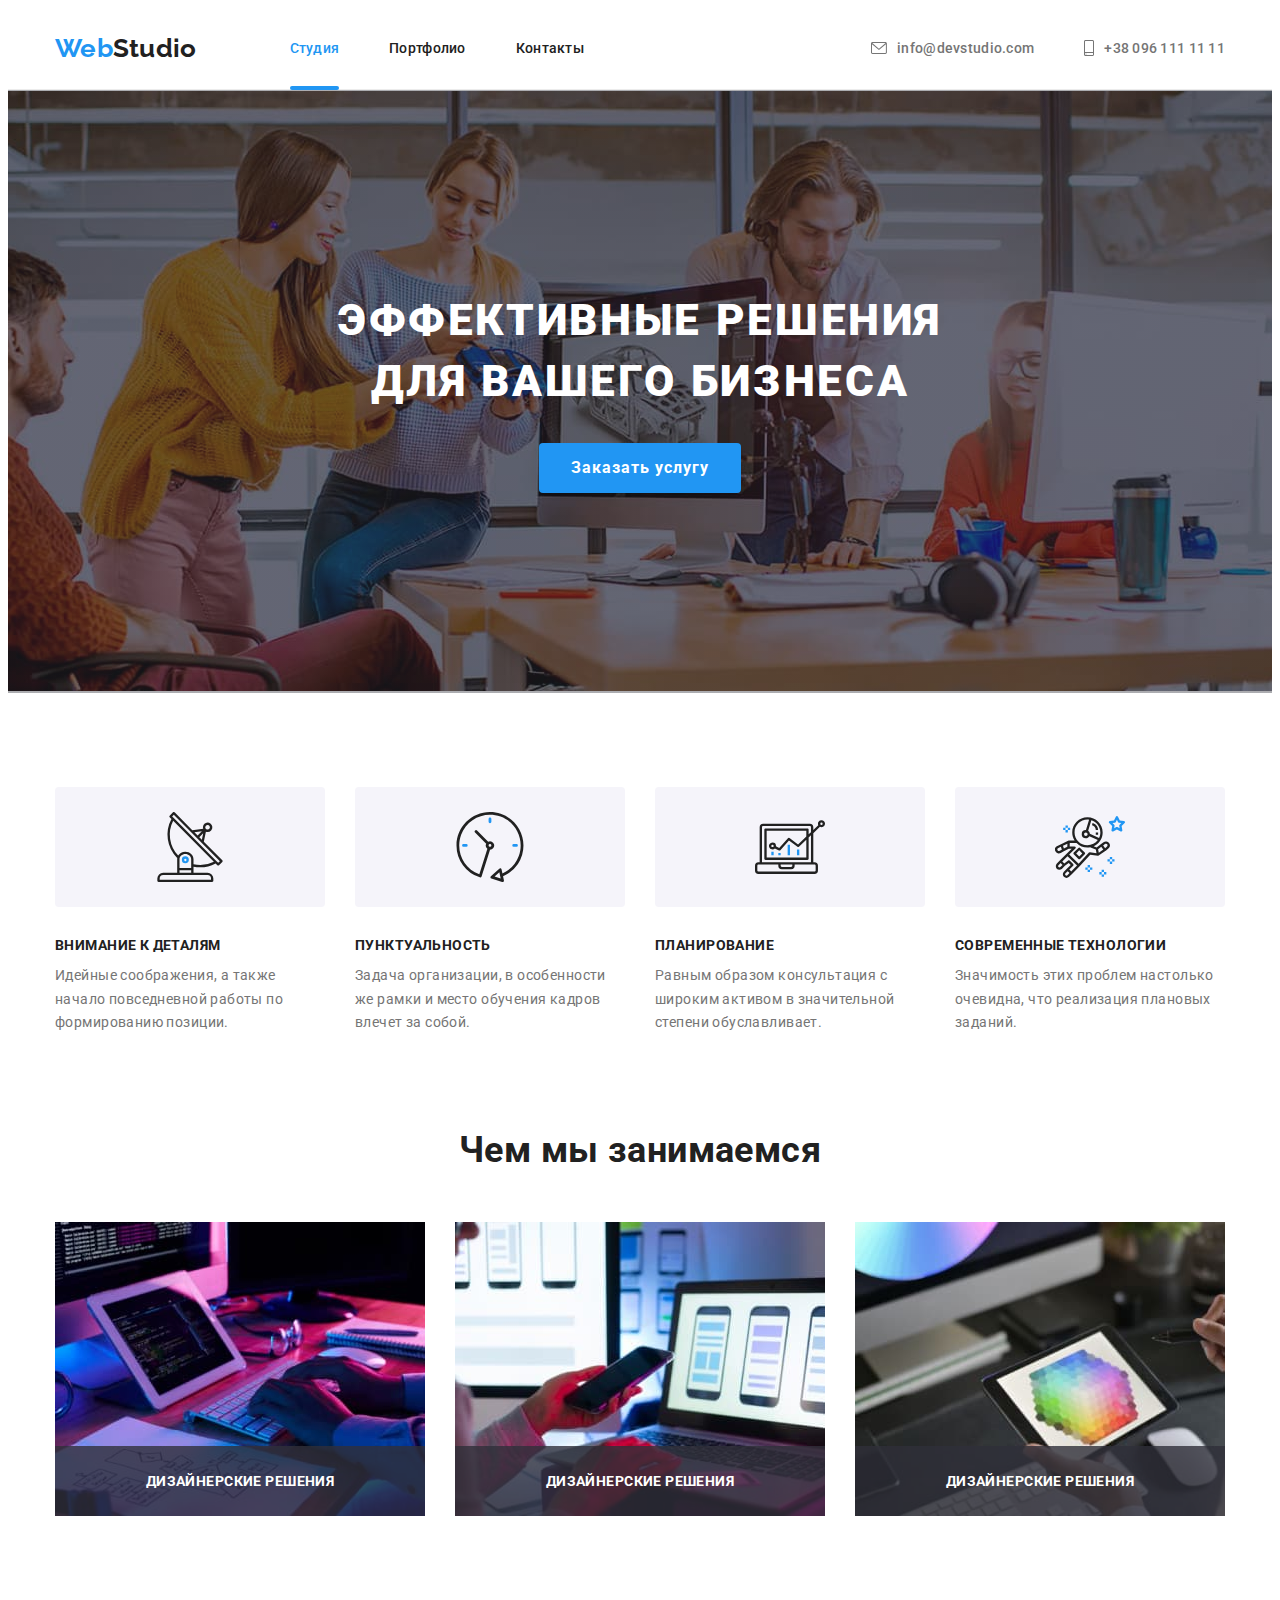
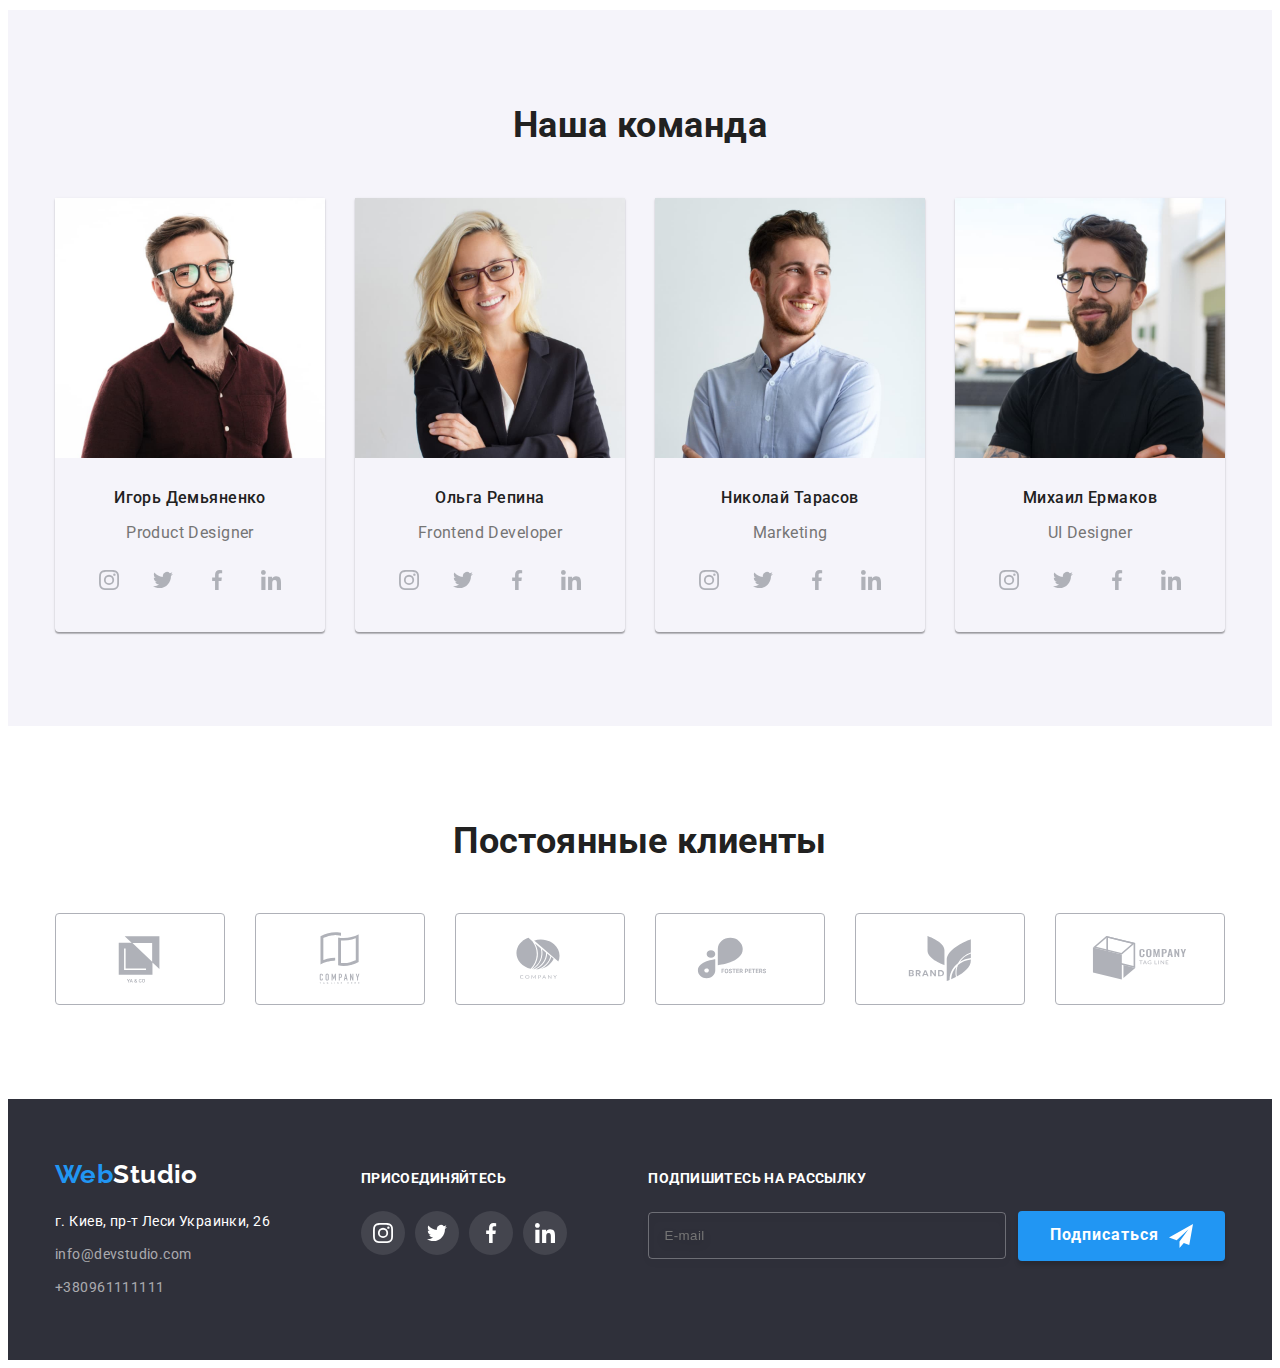
<file: index.html>
<!DOCTYPE html>
<html lang="ru">
  <head>
    <meta charset="UTF-8" />
    <meta http-equiv="X-UA-Compatible" content="IE=edge" />
    <meta name="viewport" content="width=device-width, initial-scale=1.0" />
    <link
      href="https://fonts.googleapis.com/css2?family=Raleway:wght@700&family=Roboto:wght@400;500;700;900&display=swap"
      rel="stylesheet"
    />
    <link
      rel="stylesheet"
      href="https://cdnjs.cloudflare.com/ajax/libs/modern-normalize/1.1.0/modern-normalize.min.css"
      integrity="sha512-wpPYUAdjBVSE4KJnH1VR1HeZfpl1ub8YT/NKx4PuQ5NmX2tKuGu6U/JRp5y+Y8XG2tV+wKQpNHVUX03MfMFn9Q=="
      crossorigin="anonymous"
      referrerpolicy="no-referrer"
    />
    <link rel="stylesheet" href="./css/main.css" />
    <title>WebStudio</title>
  </head>

  <body>
    <!--Site-nav-->
    <header class="header">
      <div class="conteiner main-nav">
        <a href="#" class="logo link">Web<span class="header-logo-text">Studio</span> </a>
        <nav>
          <ul class="site-nav list">
            <li class="item">
              <a href="#" class="site-nav-current link current">Студия</a>
            </li>
            <li class="item">
              <a href="./portfolio.html" class="link">Портфолио</a>
            </li>
            <li class="item"><a href="#" class="link">Контакты</a></li>
          </ul>
        </nav>
        <ul class="contact-nav list">
          <li class="item contact-nav-item">
            <a href="mailto:info@devstudio.com" class="nav-link link">
              <svg class="contact-nav-icon" width="16px" height="12px">
                <use href="./images/icons.svg#icon-envelope"></use>
              </svg>
              info@devstudio.com</a
            >
          </li>
          <li class="item contact-nav-item">
            <a href="tel:+380961111111" class="nav-link link">
              <svg class="contact-nav-icon" width="10px" height="16px">
                <use href="./images/icons.svg#icon-smartphone"></use>
              </svg>
              +38 096 111 11 11</a
            >
          </li>
        </ul>
      </div>
    </header>
    <main>
      <!--Hero-->
      <section class="hero">
        <div class="conteiner">
          <h1 class="hero-title">Эффективные решения для вашего бизнеса</h1>
          <button type="button" class="button" data-modal-open>Заказать услугу</button>
        </div>
      </section>

      <!--feature-->
      <section class="section">
        <div class="conteiner">
          <ul class="feature-list card-set list">
            <li class="item icon-antenna">
              <h3 class="title">Внимание к деталям</h3>
              <p class="text">
                Идейные соображения, а также начало повседневной работы по формированию
                позиции.
              </p>
            </li>
            <li class="item icon-clock">
              <h3 class="title">Пунктуальность</h3>
              <p class="text">
                Задача организации, в особенности же рамки и место обучения кадров влечет
                за собой.
              </p>
            </li>
            <li class="item icon-diagram">
              <h3 class="title">Планирование</h3>
              <p class="text">
                Равным образом консультация с широким активом в значительной степени
                обуславливает.
              </p>
            </li>
            <li class="item icon-astronaut">
              <h3 class="title">Современные технологии</h3>
              <p class="text">
                Значимость этих проблем настолько очевидна, что реализация плановых
                заданий.
              </p>
            </li>
          </ul>
        </div>
      </section>

      <!--About-us-->

      <section class="section about">
        <div class="conteiner">
          <h2 class="section-title">Чем мы занимаемся</h2>
          <ul class="about-list card-set list">
            <li class="about-img">
              <img src="./images/about_us/close.jpg" alt="Программирование" width="370" />
              <div class="about-thumb">
                <h3 class="about-thumb-title">ДИЗАЙНЕРСКИЕ РЕШЕНИЯ</h3>
              </div>
            </li>
            <li class="about-img">
              <img src="./images/about_us/web.jpg" alt="Разработка" width="370" />
              <div class="about-thumb">
                <h3 class="about-thumb-title">ДИЗАЙНЕРСКИЕ РЕШЕНИЯ</h3>
              </div>
            </li>
            <li class="about-img">
              <img src="./images/about_us/creative.jpg" alt="Веб дизайн" width="370" />
              <div class="about-thumb">
                <h3 class="about-thumb-title">ДИЗАЙНЕРСКИЕ РЕШЕНИЯ</h3>
              </div>
            </li>
          </ul>
        </div>
      </section>

      <!--Our-team-->
      <section class="section team">
        <div class="conteiner">
          <h2 class="section-title">Наша команда</h2>
          <ul class="team-list card-set list">
            <li class="team-box">
              <img
                class="img"
                src="./images/our_team/team_Igor.jpg"
                alt="Игорь дизайн"
                width="270"
              />
              <div class="team-card">
                <h3 class="team-item">Игорь Демьяненко</h3>
                <p class="team-text">Product Designer</p>
                <ul class="social-list list">
                  <li class="social-item">
                    <a href="" class="social-link">
                      <svg class="social-icon" width="20" height="20">
                        <use href="./images/icons.svg#icon-instagram"></use>
                      </svg>
                    </a>
                  </li>
                  <li class="social-item">
                    <a href="" class="social-link">
                      <svg class="social-icon" width="20" height="20">
                        <use href="./images/icons.svg#icon-twitter"></use>
                      </svg>
                    </a>
                  </li>
                  <li class="social-item">
                    <a href="" class="social-link">
                      <svg class="social-icon" width="20" height="20">
                        <use href="./images/icons.svg#icon-facebook"></use>
                      </svg>
                    </a>
                  </li>
                  <li class="social-item">
                    <a href="" class="social-link">
                      <svg class="social-icon" width="20" height="20">
                        <use href="./images/icons.svg#icon-linkedin"></use>
                      </svg>
                    </a>
                  </li>
                </ul>
              </div>
            </li>
            <li class="team-box">
              <img
                class="img"
                src="./images/our_team/team_Olga.jpg"
                alt="Ольга разработка"
                width="270"
              />
              <div class="team-card">
                <h3 class="team-item">Ольга Репина</h3>
                <p class="team-text">Frontend Developer</p>
                <ul class="social-list list">
                  <li class="social-item">
                    <a href="" class="social-link">
                      <svg class="social-icon" width="20" height="20">
                        <use href="./images/icons.svg#icon-instagram"></use>
                      </svg>
                    </a>
                  </li>
                  <li class="social-item">
                    <a href="" class="social-link">
                      <svg class="social-icon" width="20" height="20">
                        <use href="./images/icons.svg#icon-twitter"></use>
                      </svg>
                    </a>
                  </li>
                  <li class="social-item">
                    <a href="" class="social-link">
                      <svg class="social-icon" width="20" height="20">
                        <use href="./images/icons.svg#icon-facebook"></use>
                      </svg>
                    </a>
                  </li>
                  <li class="social-item">
                    <a href="" class="social-link">
                      <svg class="social-icon" width="20" height="20">
                        <use href="./images/icons.svg#icon-linkedin"></use>
                      </svg>
                    </a>
                  </li>
                </ul>
              </div>
            </li>
            <li class="team-box">
              <img
                class="img"
                src="./images/our_team/team_Nikolay.jpg"
                alt="Николай маркетинг"
                width="270"
              />
              <div class="team-card">
                <h3 class="team-item">Николай Тарасов</h3>
                <p class="team-text">Marketing</p>
                <ul class="social-list list">
                  <li class="social-item">
                    <a href="" class="social-link">
                      <svg class="social-icon" width="20" height="20">
                        <use href="./images/icons.svg#icon-instagram"></use>
                      </svg>
                    </a>
                  </li>
                  <li class="social-item">
                    <a href="" class="social-link">
                      <svg class="social-icon" width="20" height="20">
                        <use href="./images/icons.svg#icon-twitter"></use>
                      </svg>
                    </a>
                  </li>
                  <li class="social-item">
                    <a href="" class="social-link">
                      <svg class="social-icon" width="20" height="20">
                        <use href="./images/icons.svg#icon-facebook"></use>
                      </svg>
                    </a>
                  </li>
                  <li class="social-item">
                    <a href="" class="social-link">
                      <svg class="social-icon" width="20" height="20">
                        <use href="./images/icons.svg#icon-linkedin"></use>
                      </svg>
                    </a>
                  </li>
                </ul>
              </div>
            </li>
            <li class="team-box">
              <img
                class="img"
                src="./images/our_team/team_Mihaylo.jpg"
                alt="Михаил дизайнер"
                width="270"
              />
              <div class="team-card">
                <h3 class="team-item">Михаил Ермаков</h3>
                <p class="team-text">UI Designer</p>
                <ul class="social-list list">
                  <li class="social-item">
                    <a href="" class="social-link">
                      <svg class="social-icon" width="20" height="20">
                        <use href="./images/icons.svg#icon-instagram"></use>
                      </svg>
                    </a>
                  </li>
                  <li class="social-item">
                    <a href="" class="social-link">
                      <svg class="social-icon" width="20" height="20">
                        <use href="./images/icons.svg#icon-twitter"></use>
                      </svg>
                    </a>
                  </li>
                  <li class="social-item">
                    <a href="" class="social-link">
                      <svg class="social-icon" width="20" height="20">
                        <use href="./images/icons.svg#icon-facebook"></use>
                      </svg>
                    </a>
                  </li>
                  <li class="social-item">
                    <a href="" class="social-link">
                      <svg class="social-icon" width="20" height="20">
                        <use href="./images/icons.svg#icon-linkedin"></use>
                      </svg>
                    </a>
                  </li>
                </ul>
              </div>
            </li>
          </ul>
        </div>
      </section>
    </main>
    <!--Clients-->
    <section class="section">
      <div class="conteiner">
        <h2 class="section-title">Постоянные клиенты</h2>
        <ul class="card-set list">
          <li class="clients-item">
            <a
              class="clients-link link"
              href="#"
              target="_blank"
              rel="noreferrer noopener nofollow"
            >
              <svg class="client-icon">
                <use href="./images/icons.svg#icon-client-logo-1"></use>
              </svg>
            </a>
          </li>
          <li class="clients-item">
            <a
              class="clients-link link"
              href="#"
              target="_blank"
              rel="noreferrer noopener nofollow"
            >
              <svg class="client-icon">
                <use href="./images/icons.svg#icon-client-logo-2"></use>
              </svg>
            </a>
          </li>
          <li class="clients-item">
            <a
              class="clients-link link"
              href="#"
              target="_blank"
              rel="noreferrer noopener nofollow"
            >
              <svg class="client-icon">
                <use href="./images/icons.svg#icon-client-logo-3"></use>
              </svg>
            </a>
          </li>
          <li class="clients-item">
            <a
              class="clients-link link"
              href="#"
              target="_blank"
              rel="noreferrer noopener nofollow"
            >
              <svg class="client-icon">
                <use href="./images/icons.svg#icon-client-logo-4"></use>
              </svg>
            </a>
          </li>
          <li class="clients-item">
            <a
              class="clients-link link"
              href="#"
              target="_blank"
              rel="noreferrer noopener nofollow"
            >
              <svg class="client-icon">
                <use href="./images/icons.svg#icon-client-logo-5"></use>
              </svg>
            </a>
          </li>
          <li class="clients-item">
            <a
              class="clients-link link"
              href="#"
              target="_blank"
              rel="noreferrer noopener nofollow"
            >
              <svg class="client-icon">
                <use href="./images/icons.svg#icon-client-logo-6"></use>
              </svg>
            </a>
          </li>
        </ul>
      </div>
    </section>
    <!--Basement-->
    <footer class="basement">
      <div class="conteiner footer-nav">
        <div class="footer-address">
          <a href="#" class="logo link"
            >Web<span class="basement-logo-text">Studio</span>
          </a>
          <address class="address">
            <ul class="list">
              <li class="basement-item">
                <a
                  class="basement-link link"
                  href="https://goo.gl/maps/DohBmXVmKKmNJgUr5"
                  target="_blank"
                  rel="noreferrer noopener"
                  >г. Киев, пр-т Леси Украинки, 26</a
                >
              </li>
              <li class="basement-item">
                <a href="mailto:info@devstudio.com" class="basement-link link"
                  >info@devstudio.com</a
                >
              </li>
              <li class="basement-item">
                <a href="tel:+380961111111" class="basement-link link">+380961111111</a>
              </li>
            </ul>
          </address>
        </div>
        <div class="social-footer">
          <h2 class="basement-title">ПРИСОЕДИНЯЙТЕСЬ</h2>
          <ul class="social-list list">
            <li class="social-item">
              <a href="" class="social-link">
                <svg class="social-icon" width="20" height="20">
                  <use href="./images/icons.svg#icon-instagram"></use>
                </svg>
              </a>
            </li>
            <li class="social-item">
              <a href="" class="social-link">
                <svg class="social-icon" width="20" height="20">
                  <use href="./images/icons.svg#icon-twitter"></use>
                </svg>
              </a>
            </li>
            <li class="social-item">
              <a href="" class="social-link">
                <svg class="social-icon" width="20" height="20">
                  <use href="./images/icons.svg#icon-facebook"></use>
                </svg>
              </a>
            </li>
            <li class="social-item">
              <a href="" class="social-link">
                <svg class="social-icon" width="20" height="20">
                  <use href="./images/icons.svg#icon-linkedin"></use>
                </svg>
              </a>
            </li>
          </ul>
        </div>

        <div class="basement-mail">
          <h2 class="basement-title">Подпишитесь на рассылку</h2>
          <form class="basement-follow">
            <label class="basement-input">
              <input
                type="text"
                name="E-mail"
                placeholder="E-mail"
                class="basement-input-text"
              />
            </label>
            <button type="submit" class="button">
              Подписаться
              <svg class="icon-send" width="24" height="24">
                <use href="./images/icons.svg#icon-send"></use>
              </svg>
            </button>
          </form>
        </div>
      </div>
    </footer>
    <div class="backdrop is-hidden" data-modal>
      <div class="modal">
        <button type="button" class="modal-close-button" data-modal-close>
          <svg class="modal-close-icon" width="11" height="11">
            <use href="./images/icons.svg#icon-close"></use>
          </svg>
        </button>

        <h2 class="modal-div-title">Оставьте свои данные, мы вам перезвоним</h2>

        <form class="modal-form" autocomplete="on">
          <div class="form-wrapper">
            <div class="form-div">
              <label for="name">Имя</label>
              <div class="input-div">
                <input type="text" class="form-input" name="name" id="name" />
                <svg class="modal-icon" width="18" height="18">
                  <use href="./images/icons.svg#icon-person-black"></use>
                </svg>
              </div>
            </div>
            <div class="form-div">
              <label for="tel">Телефон</label>
              <div class="input-div">
                <input type="tel" class="form-input" name="tel" id="tel" />
                <svg class="modal-icon" width="18" height="18">
                  <use href="./images/icons.svg#icon-phone-black"></use>
                </svg>
              </div>
            </div>
            <div class="form-div">
              <label for="mail">Почта</label>
              <div class="input-div">
                <input type="email" class="form-input" name="mail" id="mail" />
                <svg class="modal-icon" width="18" height="18">
                  <use href="./images/icons.svg#icon-email-black"></use>
                </svg>
              </div>
            </div>
            <div class="form-div">
              <label for="comment">Комментарий</label>
              <textarea
                class="comment-text"
                name="comment"
                id="comment"
                placeholder="Введите текст"
              ></textarea>
            </div>
          </div>
          <div class="check-form">
            <label class="label">
              <input class="checkbox" type="checkbox" name="agree" />
              <span class="check-icon"></span>
              <span class="check-text">Соглашаюсь с рассылкой и принимаю</span>
              <a href="#" class="ckeck-link">Условия договора</a>
            </label>
          </div>
          <button type="submit" class="button">Отправить</button>
        </form>
      </div>
    </div>
    <script src="./js/modal.js"></script>
  </body>
</html>
</file>
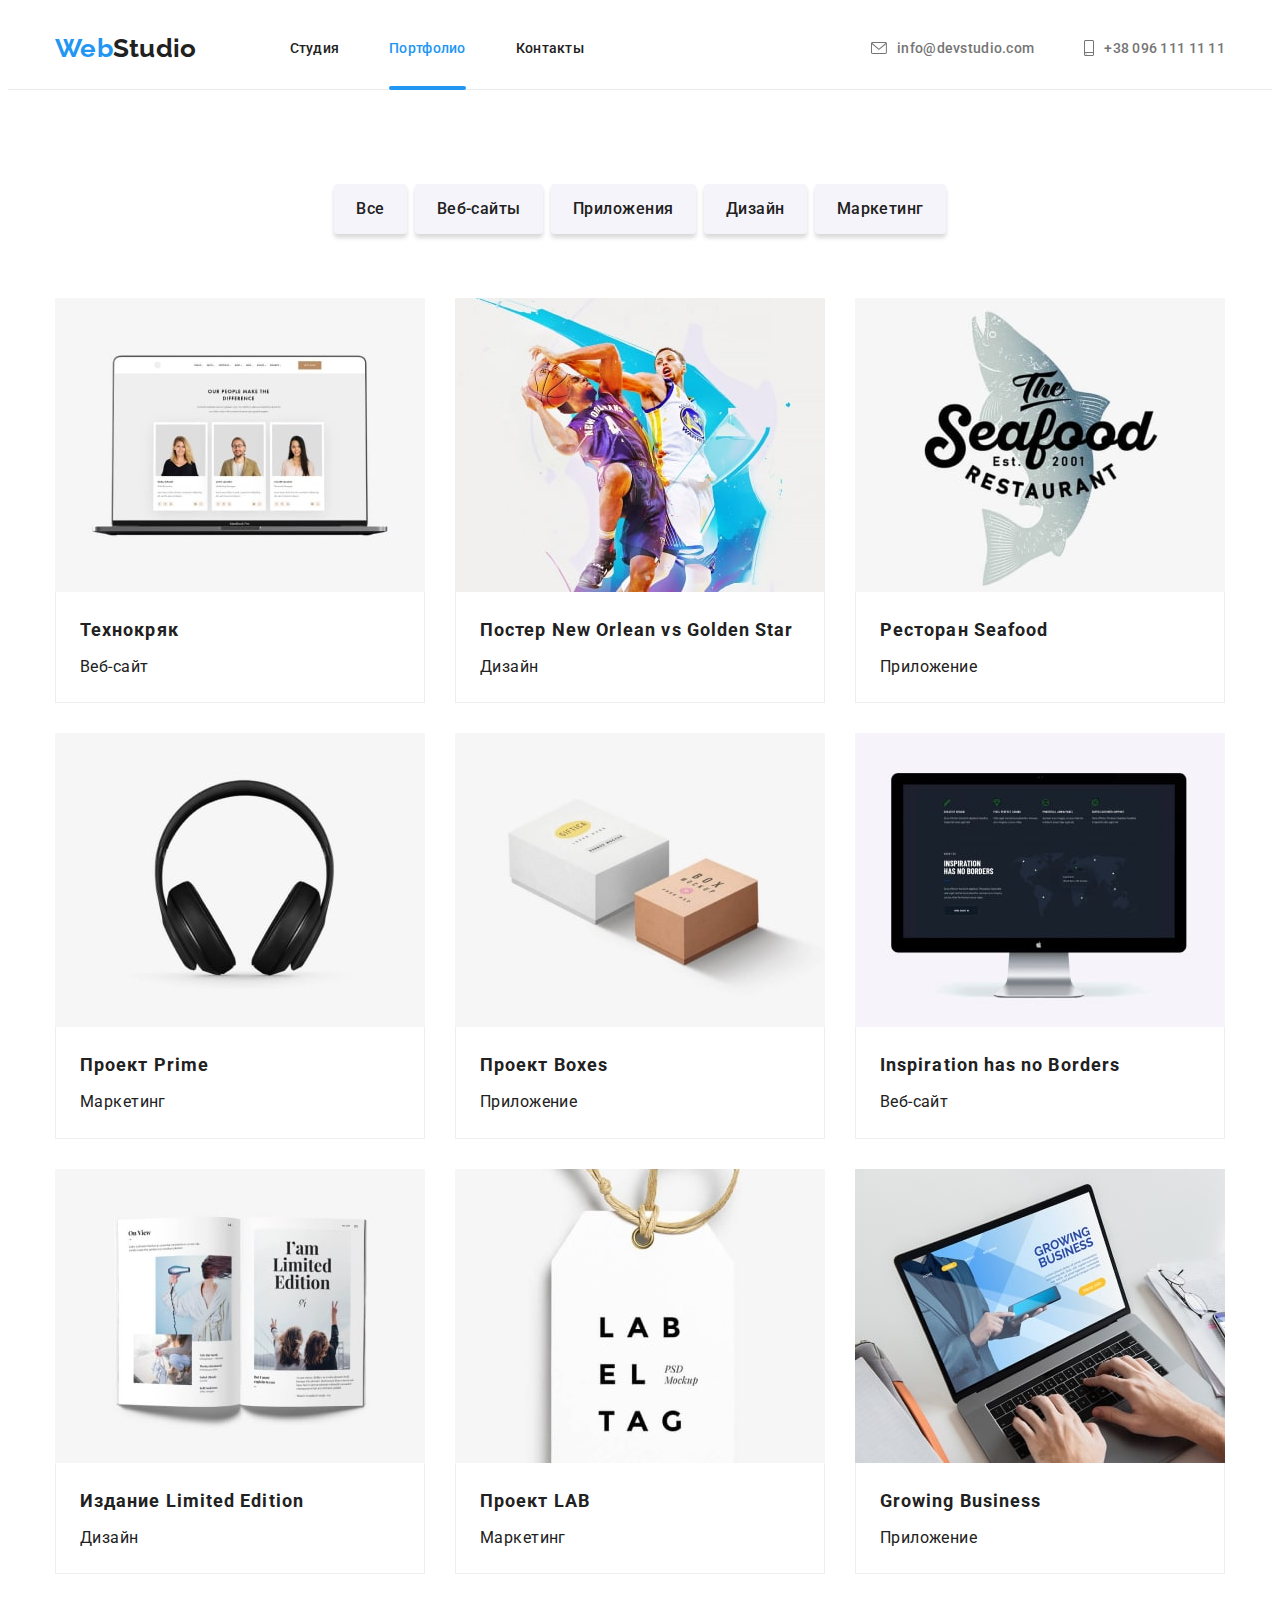
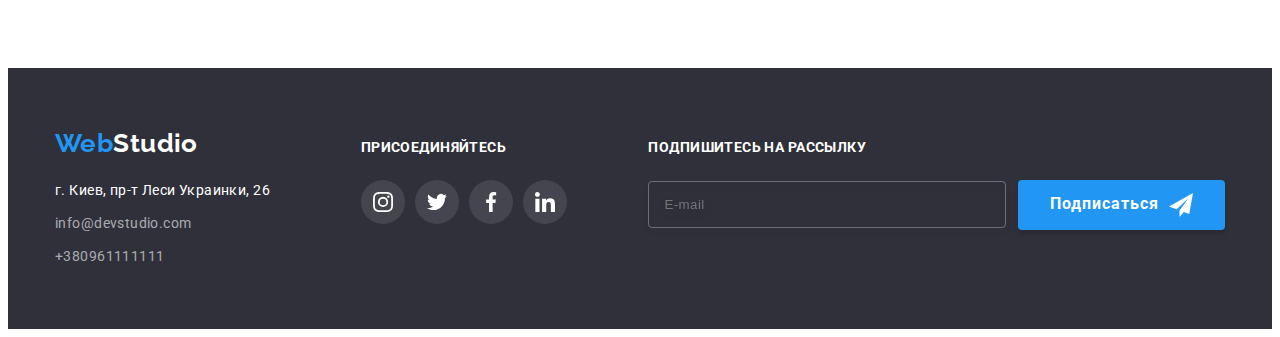
<file: portfolio.html>
<!DOCTYPE html>
<html lang="ru">
  <head>
    <meta charset="UTF-8" />
    <meta http-equiv="X-UA-Compatible" content="IE=edge" />
    <meta name="viewport" content="width=device-width, initial-scale=1.0" />
    <link
      href="https://fonts.googleapis.com/css2?family=Raleway:wght@700&family=Roboto:wght@400;500;700;900&display=swap"
      rel="stylesheet"
    />
    <link rel="stylesheet" href="./css/main.css" />
    <title>Portfolio</title>
  </head>
  <body>
    <!--Site-nav-->
    <header class="header">
      <div class="conteiner main-nav">
        <a href="#" class="logo link">Web<span class="header-logo-text">Studio</span> </a>
        <nav>
          <ul class="site-nav list">
            <li class="item">
              <a href="./index.html" class="link">Студия</a>
            </li>
            <li class="item">
              <a href="#" class="site-nav-current link current">Портфолио</a>
            </li>
            <li class="item"><a href="#" class="link">Контакты</a></li>
          </ul>
        </nav>
        <ul class="contact-nav list">
          <li class="item contact-nav-item">
            <a href="mailto:info@devstudio.com" class="nav-link link">
              <svg class="contact-nav-icon" width="16px" height="12px">
                <use href="./images/icons.svg#icon-envelope"></use>
              </svg>
              info@devstudio.com</a
            >
          </li>
          <li class="item contact-nav-item">
            <a href="tel:+380961111111" class="nav-link link">
              <svg class="contact-nav-icon" width="10px" height="16px">
                <use href="./images/icons.svg#icon-smartphone"></use>
              </svg>
              +38 096 111 11 11</a
            >
          </li>
        </ul>
      </div>
    </header>
    <main>
      <section class="section portfolio">
        <div class="conteiner">
          <h1 class="visually-hidden">Portfolio</h1>
          <ul class="portfolio-btn list">
            <li class="portfolio-li">
              <button type="button" class="button portfolio-filter">Все</button>
            </li>
            <li class="portfolio-li">
              <button type="button" class="button portfolio-filter">Веб-сайты</button>
            </li>
            <li class="portfolio-li">
              <button type="button" class="button portfolio-filter">Приложения</button>
            </li>
            <li class="portfolio-li">
              <button type="button" class="button portfolio-filter">Дизайн</button>
            </li>
            <li class="portfolio-li">
              <button type="button" class="button portfolio-filter">Маркетинг</button>
            </li>
          </ul>
          <ul class="portfolio-list card-set list">
            <li class="portfolio-item">
              <a
                href="#"
                target="_blank"
                rel="noreferrer noopener nofollow"
                class="portfolio-link link"
              >
                <div class="portfolio-overlay">
                  <img
                    class="portfolio-img"
                    src="./images/portfolio/texnokrack.jpg"
                    alt="Технокряк"
                    width="370"
                  />
                  <p class="portfolio-overlay-text">
                    Ресурс предлагает комплексные предложения с разным уровнем функционала
                    и сервисов. Все это позволит посетителю получить исчерпывающие
                    сведения о компании или частном лице.
                  </p>
                </div>
                <div class="portfolio-card">
                  <h2 class="portfolio-title">Технокряк</h2>
                  <p class="portfolio-text">Веб-сайт</p>
                </div>
              </a>
            </li>
            <li class="portfolio-item">
              <a
                href="#"
                target="_blank"
                rel="noreferrer noopener nofollow"
                class="portfolio-link link"
              >
                <div class="portfolio-overlay">
                  <img
                    class="portfolio-img"
                    src="./images/portfolio/poster_new_orlean.jpg"
                    alt="Постер New Orlean vs Golden Star"
                  />
                  <p class="portfolio-overlay-text">
                    Ресурс предлагает комплексные предложения с разным уровнем функционала
                    и сервисов. Все это позволит посетителю получить исчерпывающие
                    сведения о компании или частном лице.
                  </p>
                </div>
                <div class="portfolio-card">
                  <h2 class="portfolio-title">Постер New Orlean vs Golden Star</h2>
                  <p class="portfolio-text">Дизайн</p>
                </div>
              </a>
            </li>
            <li class="portfolio-item">
              <a
                href="#"
                target="_blank"
                rel="noreferrer noopener nofollow"
                class="portfolio-link link"
              >
                <div class="portfolio-overlay">
                  <img
                    class="portfolio-img"
                    src="./images/portfolio/restoran_seafood.jpg"
                    alt="Ресторан Seafood"
                    width="370"
                  />
                  <p class="portfolio-overlay-text">
                    Ресурс предлагает комплексные предложения с разным уровнем функционала
                    и сервисов. Все это позволит посетителю получить исчерпывающие
                    сведения о компании или частном лице.
                  </p>
                </div>
                <div class="portfolio-card">
                  <h2 class="portfolio-title">Ресторан Seafood</h2>
                  <p class="portfolio-text">Приложение</p>
                </div>
              </a>
            </li>
            <li class="portfolio-item">
              <a
                href="#"
                target="_blank"
                rel="noreferrer noopener nofollow"
                class="portfolio-link link"
              >
                <div class="portfolio-overlay">
                  <img
                    class="portfolio-img"
                    src="./images/portfolio/project_prime.jpg"
                    alt="Проект Prime"
                    width="370"
                  />
                  <p class="portfolio-overlay-text">
                    Ресурс предлагает комплексные предложения с разным уровнем функционала
                    и сервисов. Все это позволит посетителю получить исчерпывающие
                    сведения о компании или частном лице.
                  </p>
                </div>
                <div class="portfolio-card">
                  <h2 class="portfolio-title">Проект Prime</h2>
                  <p class="portfolio-text">Маркетинг</p>
                </div>
              </a>
            </li>
            <li class="portfolio-item">
              <a
                href="#"
                target="_blank"
                rel="noreferrer noopener nofollow"
                class="portfolio-link link"
              >
                <div class="portfolio-overlay">
                  <img
                    class="portfolio-img"
                    src="./images/portfolio/project_boxes.jpg"
                    alt="Проект Boxes"
                    width="370"
                  />
                  <p class="portfolio-overlay-text">
                    Ресурс предлагает комплексные предложения с разным уровнем функционала
                    и сервисов. Все это позволит посетителю получить исчерпывающие
                    сведения о компании или частном лице.
                  </p>
                </div>
                <div class="portfolio-card">
                  <h2 class="portfolio-title">Проект Boxes</h2>
                  <p class="portfolio-text">Приложение</p>
                </div>
              </a>
            </li>
            <li class="portfolio-item">
              <a
                href="#"
                target="_blank"
                rel="noreferrer noopener nofollow"
                class="portfolio-link link"
              >
                <div class="portfolio-overlay">
                  <img
                    class="portfolio-img"
                    src="./images/portfolio/inspiration_borders.jpg"
                    alt="Inspiration
            has no Borders"
                    width="370"
                  />
                  <p class="portfolio-overlay-text">
                    Ресурс предлагает комплексные предложения с разным уровнем функционала
                    и сервисов. Все это позволит посетителю получить исчерпывающие
                    сведения о компании или частном лице.
                  </p>
                </div>
                <div class="portfolio-card">
                  <h2 class="portfolio-title">Inspiration has no Borders</h2>
                  <p class="portfolio-text">Веб-сайт</p>
                </div>
              </a>
            </li>
            <li class="portfolio-item">
              <a
                href="#"
                target="_blank"
                rel="noreferrer noopener nofollow"
                class="portfolio-link link"
              >
                <div class="portfolio-overlay">
                  <img
                    class="portfolio-img"
                    src="./images/portfolio/limited_edition.jpg"
                    alt="Издание Limited
            Edition"
                    width="370"
                  />
                  <p class="portfolio-overlay-text">
                    Ресурс предлагает комплексные предложения с разным уровнем функционала
                    и сервисов. Все это позволит посетителю получить исчерпывающие
                    сведения о компании или частном лице.
                  </p>
                </div>
                <div class="portfolio-card">
                  <h2 class="portfolio-title">Издание Limited Edition</h2>
                  <p class="portfolio-text">Дизайн</p>
                </div>
              </a>
            </li>
            <li class="portfolio-item">
              <a
                href="#"
                target="_blank"
                rel="noreferrer noopener nofollow"
                class="portfolio-link link"
              >
                <div class="portfolio-overlay">
                  <img
                    class="portfolio-img"
                    src="./images/portfolio/lab.jpg"
                    alt="Проект LAB"
                    width="370"
                  />
                  <p class="portfolio-overlay-text">
                    Ресурс предлагает комплексные предложения с разным уровнем функционала
                    и сервисов. Все это позволит посетителю получить исчерпывающие
                    сведения о компании или частном лице.
                  </p>
                </div>
                <div class="portfolio-card">
                  <h2 class="portfolio-title">Проект LAB</h2>
                  <p class="portfolio-text">Маркетинг</p>
                </div>
              </a>
            </li>
            <li class="portfolio-item">
              <a
                href="#"
                target="_blank"
                rel="noreferrer noopener nofollow"
                class="portfolio-link link"
              >
                <div class="portfolio-overlay">
                  <img
                    src="./images/portfolio/growing_business.jpg"
                    alt="Growing
            Business"
                    width="370"
                  />
                  <p class="portfolio-overlay-text">
                    Ресурс предлагает комплексные предложения с разным уровнем функционала
                    и сервисов. Все это позволит посетителю получить исчерпывающие
                    сведения о компании или частном лице.
                  </p>
                </div>
                <div class="portfolio-card">
                  <h2 class="portfolio-title">Growing Business</h2>
                  <p class="portfolio-text">Приложение</p>
                </div>
              </a>
            </li>
          </ul>
        </div>
      </section>
    </main>

    <!--Basement-->
    <footer class="basement">
      <div class="conteiner footer-nav">
        <div class="footer-address">
          <a href="#" class="logo link"
            >Web<span class="basement-logo-text">Studio</span>
          </a>
          <address class="address">
            <ul class="list">
              <li class="basement-item">
                <a
                  class="basement-link link"
                  href="https://goo.gl/maps/DohBmXVmKKmNJgUr5"
                  target="_blank"
                  rel="noreferrer noopener"
                  >г. Киев, пр-т Леси Украинки, 26</a
                >
              </li>
              <li class="basement-item">
                <a href="mailto:info@devstudio.com" class="basement-link link"
                  >info@devstudio.com</a
                >
              </li>
              <li class="basement-item">
                <a href="tel:+380961111111" class="basement-link link">+380961111111</a>
              </li>
            </ul>
          </address>
        </div>
        <div class="social-footer">
          <h2 class="basement-title">ПРИСОЕДИНЯЙТЕСЬ</h2>
          <ul class="social-list">
            <li class="social-item list">
              <a href="" class="social-link">
                <svg class="social-icon" width="20" height="20">
                  <use href="./images/icons.svg#icon-instagram"></use>
                </svg>
              </a>
            </li>
            <li class="social-item list">
              <a href="" class="social-link">
                <svg class="social-icon" width="20" height="20">
                  <use href="./images/icons.svg#icon-twitter"></use>
                </svg>
              </a>
            </li>
            <li class="social-item list">
              <a href="" class="social-link">
                <svg class="social-icon" width="20" height="20">
                  <use href="./images/icons.svg#icon-facebook"></use>
                </svg>
              </a>
            </li>
            <li class="social-item list">
              <a href="" class="social-link">
                <svg class="social-icon" width="20" height="20">
                  <use href="./images/icons.svg#icon-linkedin"></use>
                </svg>
              </a>
            </li>
          </ul>
        </div>
        <div class="basement-mail">
          <h2 class="basement-title">Подпишитесь на рассылку</h2>
          <form class="basement-follow">
            <label class="basement-input">
              <input
                type="text"
                name="E-mail"
                placeholder="E-mail"
                class="basement-input-text"
              />
            </label>
            <button type="submit" class="button">
              Подписаться
              <svg class="icon-send" width="24" height="24">
                <use href="./images/icons.svg#icon-send"></use>
              </svg>
            </button>
          </form>
        </div>
      </div>
    </footer>
  </body>
</html>
</file>
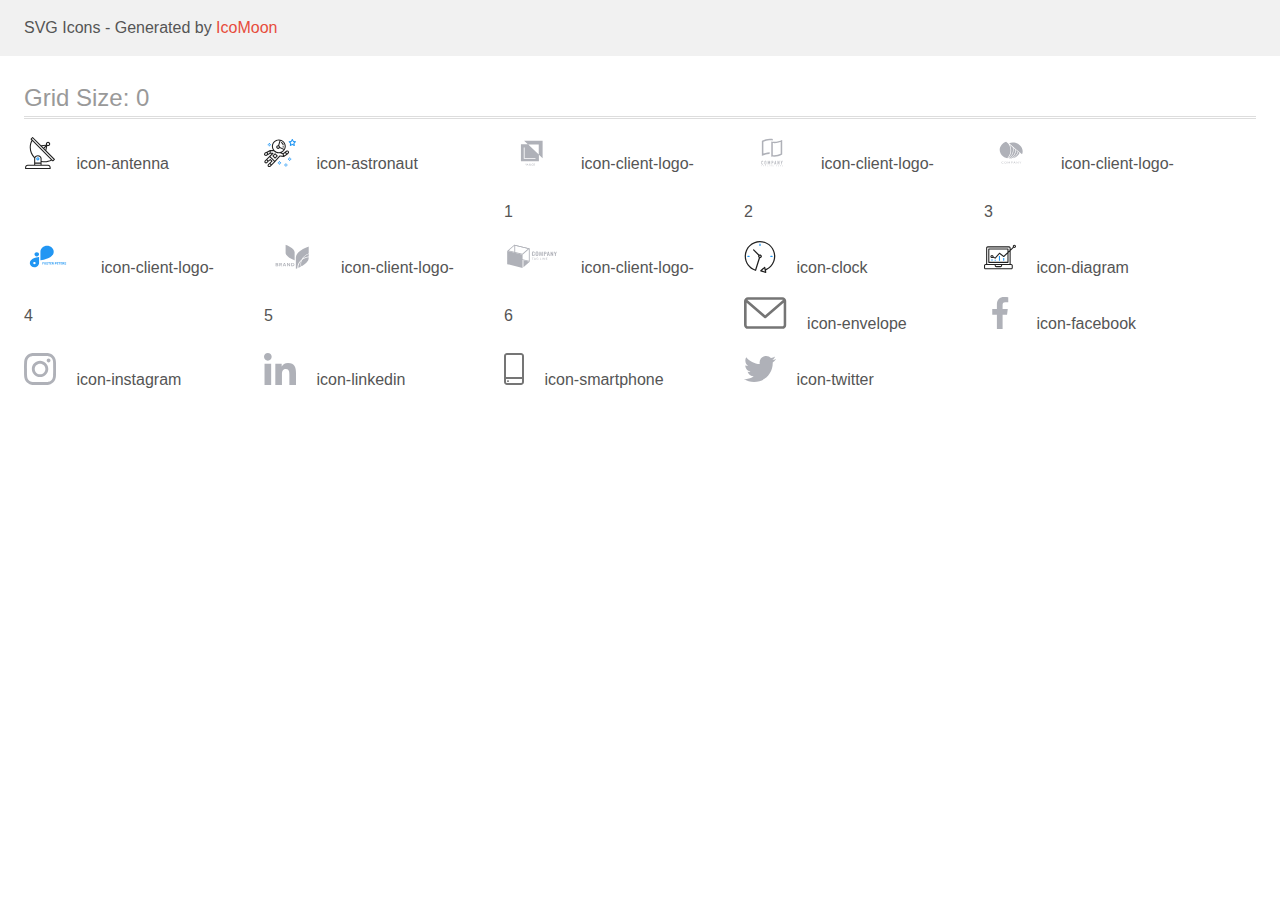
<file: images/icomoon/demo.html>
<!doctype html>
<html>
<head>
    <title>IcoMoon - SVG Icons</title>
    <meta charset="utf-8">
    <meta name="viewport" content="width=device-width, initial-scale=1">
    <link rel="stylesheet" href="demo-files/demo.css">
    <link rel="stylesheet" href="style.css">
</head>
<body>
<svg aria-hidden="true" style="position: absolute; width: 0; height: 0; overflow: hidden;" version="1.1" xmlns="http://www.w3.org/2000/svg" xmlns:xlink="http://www.w3.org/1999/xlink">
<defs>
<symbol id="icon-antenna" viewBox="0 0 32 32">
<path fill="#212121" style="fill: var(--color1, #212121)" d="M30.773 22.098l-8.443-8.505 0.937-4.616c0.225 0.090 0.485 0.144 0.758 0.146h0.007c0.008 0 0.017 0 0.026 0 1.192 0 2.159-0.967 2.159-2.159s-0.967-2.159-2.159-2.159c-1.192 0-2.159 0.967-2.159 2.159 0 0.259 0.046 0.508 0.13 0.739l-0.005-0.015-4.96 0.606-8.091-8.133c-0.096-0.098-0.229-0.159-0.376-0.16h-0c-0.14 0.001-0.274 0.057-0.373 0.155l-1.512 1.504c-0.096 0.097-0.156 0.23-0.156 0.377s0.060 0.281 0.156 0.377v0l0.814 0.825c-1.143 2.062-1.816 4.522-1.816 7.139 0 4.106 1.656 7.824 4.336 10.525l-0.001-0.001c0.043 0.041 0.092 0.074 0.146 0.097-0.032 0.164-0.051 0.353-0.052 0.546v6.188h-6.4c-1.472 0.001-2.666 1.194-2.667 2.666v1.067c0 0.295 0.239 0.534 0.534 0.534h24.534c0.294 0 0.533-0.239 0.533-0.534v-1.067c-0.002-1.472-1.195-2.665-2.666-2.666h-6.4v-2.742c1.003 0.21 2.024 0.317 3.049 0.32 2.58-0.003 5.005-0.663 7.117-1.822l-0.077 0.039 0.818 0.823c0.099 0.101 0.235 0.159 0.376 0.16 0.14-0.001 0.274-0.057 0.373-0.155l1.512-1.504c0.096-0.097 0.156-0.23 0.156-0.377s-0.060-0.281-0.156-0.377v0zM23.28 6.233c0.193-0.192 0.459-0.31 0.752-0.31 0.589 0 1.067 0.478 1.067 1.066s-0.477 1.066-1.067 1.066c-0 0-0 0-0 0h-0.004c-0.587-0.003-1.061-0.479-1.061-1.066 0-0.295 0.12-0.563 0.314-0.756l0-0h-0.002zM22.024 9.737l-0.598 2.946-1.175-1.183 1.774-1.763zM21.419 8.835l-1.92 1.909-1.486-1.493 3.406-0.416zM24.004 28.8c0.884 0 1.6 0.716 1.6 1.6v0 0.534h-23.466v-0.534c0-0.884 0.716-1.6 1.6-1.6v0h20.267zM16.538 26.666v1.067h-5.334v-1.067h5.334zM11.204 25.6v-4.053c0-1.294 1.196-2.346 2.667-2.346s2.667 1.053 2.667 2.346v4.053h-5.334zM17.604 23.904v-2.357c0-1.882-1.675-3.413-3.733-3.413-0.017-0-0.038-0-0.058-0-1.353 0-2.54 0.707-3.213 1.771l-0.009 0.016c-2.36-2.482-3.812-5.846-3.812-9.55 0-2.314 0.567-4.496 1.569-6.414l-0.036 0.077 18.602 18.709c-1.823 0.947-3.979 1.502-6.266 1.502-1.079 0-2.128-0.124-3.136-0.357l0.093 0.018zM28.893 23.22l-21.057-21.181 0.754-0.752 7.935 7.98c0.004 0 0.006 0.007 0.010 0.010l13.114 13.191-0.757 0.752z"></path>
<path fill="#2196f3" style="fill: var(--color2, #2196f3)" d="M13.876 20.267h-0.005c-0.001 0-0.002 0-0.002 0-0.884 0-1.6 0.716-1.6 1.6s0.715 1.599 1.597 1.6h0.005c0.001 0 0.001 0 0.002 0 0.884 0 1.6-0.716 1.6-1.6s-0.715-1.599-1.598-1.6h-0zM14.249 22.245c-0.096 0.096-0.229 0.155-0.376 0.155-0.295 0-0.534-0.239-0.534-0.534s0.238-0.533 0.532-0.533h0c0.293 0.001 0.531 0.239 0.531 0.533 0 0.148-0.060 0.282-0.157 0.378l-0 0h0.005z"></path>
</symbol>
<symbol id="icon-astronaut" viewBox="0 0 32 32">
<path fill="#2196f3" style="fill: var(--color2, #2196f3)" d="M31.974 4.524c-0.064-0.191-0.227-0.332-0.427-0.362l-0.003-0-1.911-0.278-0.855-1.731c-0.179-0.365-0.777-0.365-0.956 0l-0.855 1.731-1.911 0.278c-0.26 0.039-0.457 0.26-0.457 0.528 0 0.15 0.062 0.285 0.161 0.382l1.383 1.348-0.326 1.903c-0.034 0.2 0.048 0.402 0.212 0.522 0.166 0.12 0.383 0.135 0.562 0.040l1.709-0.899 1.709 0.899c0.072 0.038 0.157 0.061 0.247 0.061 0.295 0 0.534-0.239 0.534-0.534 0-0.031-0.003-0.062-0.008-0.092l0 0.003-0.326-1.903 1.383-1.348c0.099-0.097 0.161-0.233 0.161-0.382 0-0.059-0.009-0.115-0.027-0.168l0.001 0.004zM29.511 5.851c-0.126 0.122-0.183 0.299-0.153 0.472l0.191 1.114-1-0.526c-0.072-0.039-0.158-0.062-0.249-0.062s-0.177 0.023-0.252 0.063l0.003-0.001-1 0.526 0.191-1.114c0.005-0.027 0.008-0.059 0.008-0.091 0-0.149-0.061-0.285-0.16-0.381l-0-0-0.811-0.79 1.119-0.162c0.174-0.025 0.324-0.134 0.402-0.292l0.5-1.013 0.5 1.013c0.078 0.158 0.228 0.267 0.402 0.292l1.119 0.162-0.809 0.79zM26.134 20.522h-1.067v1.067h1.067v-1.067zM26.134 22.656h-1.067v1.066h1.067v-1.066zM27.2 21.589h-1.067v1.067h1.067v-1.067zM25.067 21.589h-1.067v1.067h1.067v-1.067zM22.4 26.389h-1.067v1.067h1.067v-1.067zM22.4 28.523h-1.067v1.067h1.067v-1.067zM23.467 27.456h-1.067v1.067h1.067v-1.067zM21.334 27.456h-1.067v1.067h1.067v-1.067zM16 24.256h-1.066v1.067h1.066v-1.067zM16 26.389h-1.066v1.067h1.066v-1.067zM17.067 25.322h-1.067v1.067h1.067v-1.067zM14.934 25.322h-1.067v1.067h1.067v-1.067zM5.867 6.122h-1.066v1.066h1.066v-1.066zM5.867 8.256h-1.066v1.066h1.066v-1.066zM6.933 7.189h-1.067v1.067h1.066v-1.067zM4.8 7.189h-1.067v1.067h1.067v-1.067z"></path>
<path fill="#212121" style="fill: var(--color1, #212121)" d="M24.715 14.16c-0.28-0.376-0.698-0.636-1.179-0.703l-0.009-0.001c-0.076-0.012-0.164-0.018-0.254-0.018-0.411 0-0.789 0.139-1.090 0.373l0.004-0.003-1.253 0.96-1.898 1.417-1.358-0.541c2.421-1.086 4.113-3.508 4.113-6.32 0-3.823-3.122-6.934-6.961-6.934s-6.961 3.11-6.961 6.934c0 1.386 0.415 2.674 1.12 3.759l-2.768-0.024c-0.009 0-0.016 0.005-0.023 0.005-0.057 0.003-0.11 0.014-0.159 0.033l0.004-0.001c-0.013 0.005-0.026 0.007-0.038 0.013-0.006 0.003-0.013 0.003-0.019 0.006l-3.233 1.596c-0 0-0.001 0-0.001 0.001l-1.893 0.91c-0.024 0.011-0.045 0.023-0.065 0.036l0.001-0.001c-0.482 0.324-0.795 0.867-0.795 1.483 0 0.297 0.073 0.577 0.201 0.823l-0.005-0.010c0.22 0.424 0.592 0.742 1.043 0.885l0.013 0.003c0.161 0.053 0.345 0.083 0.537 0.083 0.308 0 0.598-0.078 0.851-0.216l-0.009 0.005 1.388-0.738 2.264-1.169 1.357-0.008-5.442 5.415c0 0.001-0.001 0.001-0.001 0.001l-1.339 1.333c-0.303 0.299-0.491 0.714-0.491 1.173 0 0.002 0 0.003 0 0.005v-0c0.002 0.919 0.748 1.664 1.667 1.664 0.001 0 0.002 0 0.002 0h-0c0.428 0 0.854-0.162 1.18-0.485l1.314-1.309 1.741-1.3 0.901 0.897-3.102 3.088c-0.303 0.299-0.491 0.714-0.491 1.173 0 0.001 0 0.003 0 0.004v-0c0 0.445 0.174 0.864 0.49 1.179 0.302 0.3 0.717 0.485 1.176 0.485 0.001 0 0.002 0 0.003 0h-0c0.427 0 0.855-0.162 1.18-0.485l4.488-4.472c0.007-0.006 0.016-0.009 0.022-0.016l5.166-5.658 3.471 0.494c0.025 0.004 0.050 0.006 0.075 0.006 0.064 0 0.127-0.016 0.187-0.038 0.017-0.006 0.032-0.015 0.049-0.023 0.019-0.010 0.039-0.015 0.058-0.027l3.213-2.133c0.012-0.008 0.018-0.021 0.029-0.030 0.013-0.010 0.029-0.014 0.041-0.026l1.271-1.191c0.348-0.326 0.564-0.787 0.564-1.3 0-0.4-0.132-0.769-0.355-1.066l0.003 0.005zM2.13 17.77c-0.098 0.054-0.215 0.086-0.34 0.086-0.078 0-0.153-0.013-0.224-0.036l0.005 0.001c-0.294-0.093-0.504-0.364-0.504-0.683 0-0.235 0.114-0.444 0.289-0.575l0.002-0.001 1.314-0.632 0.316 0.924 0.133 0.389-0.992 0.527zM5.627 15.942l-1.548 0.8-0.255-0.746-0.184-0.537 2.027-1.001-0.040 1.484zM20.727 9.322c0 0.918-0.219 1.785-0.599 2.56l-4.181-1.899c-0.044-0.575-0.342-1.072-0.782-1.384l-0.006-0.004 1.464-4.861c2.377 0.757 4.104 2.975 4.104 5.588zM8.938 9.322c0-3.235 2.644-5.867 5.894-5.867 0.253 0 0.5 0.022 0.745 0.053l-1.432 4.753c-0.019 0-0.037-0.006-0.057-0.006-0 0-0.001 0-0.001 0-1.032 0-1.869 0.835-1.872 1.867v0c0.003 1.031 0.84 1.867 1.872 1.867 0 0 0 0 0.001 0h-0c0.695 0 1.295-0.383 1.618-0.944l3.863 1.755c-1.075 1.447-2.795 2.39-4.737 2.39-3.25 0-5.894-2.632-5.894-5.867zM14.895 10.122c0 0.441-0.362 0.8-0.806 0.8-0 0-0.001 0-0.001 0-0.443 0-0.802-0.358-0.804-0.8v-0c0-0.441 0.361-0.8 0.806-0.8s0.806 0.359 0.806 0.8zM2.464 25.146c-0.11 0.109-0.261 0.176-0.428 0.176s-0.317-0.067-0.427-0.175l0 0c-0.109-0.108-0.176-0.257-0.176-0.422s0.067-0.314 0.176-0.422l0-0 0.962-0.959 0.852 0.848-0.959 0.954zM5.678 28.88c-0.11 0.109-0.261 0.176-0.428 0.176s-0.317-0.067-0.427-0.175l0 0c-0.109-0.108-0.176-0.257-0.176-0.422s0.067-0.314 0.176-0.422l0-0 0.963-0.959 0.852 0.848-0.96 0.955zM9.16 25.411l-0.001 0.001-1.765 1.76-0.852-0.848 1.765-1.757c0.040-0.040 0.065-0.088 0.090-0.136 0.007-0.014 0.020-0.026 0.026-0.040 0.016-0.041 0.019-0.085 0.026-0.128 0.003-0.025 0.014-0.048 0.014-0.073 0-0.035-0.013-0.070-0.020-0.105-0.006-0.032-0.006-0.064-0.019-0.096-0.025-0.053-0.055-0.098-0.092-0.138l0 0c-0.010-0.012-0.014-0.026-0.025-0.038h-0.001s0-0.001-0.001-0.002l-1.607-1.6c-0.017-0.017-0.039-0.024-0.058-0.038-0.025-0.021-0.054-0.040-0.084-0.056l-0.003-0.001c-0.026-0.012-0.058-0.023-0.090-0.031l-0.003-0.001c-0.030-0.009-0.065-0.017-0.101-0.020l-0.002-0c-0.007-0-0.015-0-0.023-0-0.026 0-0.051 0.002-0.075 0.005l0.003-0c-0.036 0.005-0.069 0.009-0.104 0.021s-0.064 0.027-0.094 0.045c-0.020 0.011-0.043 0.015-0.061 0.029l-1.774 1.324-0.901-0.897 2.399-2.386 4.36 4.289-0.928 0.919zM15.979 18.394c-0.016-0.002-0.030 0.004-0.046 0.003-0.008-0-0.017-0.001-0.027-0.001-0.031 0-0.062 0.003-0.092 0.008l0.003-0c-0.070 0.011-0.132 0.035-0.187 0.070l0.002-0.001c-0.030 0.018-0.057 0.037-0.083 0.061-0.013 0.011-0.028 0.016-0.040 0.029l-4.698 5.146-4.328-4.256 2.833-2.818c0.096-0.097 0.156-0.23 0.156-0.377 0-0.295-0.239-0.534-0.534-0.534-0.001 0-0.001 0-0.002 0h0l-2.219 0.013 0.028-1.607 3.104 0.027c1.264 1.297 3.027 2.101 4.978 2.101 0.001 0 0.002 0 0.003 0h-0c0.438 0 0.864-0.046 1.28-0.122 0.040 0.032 0.080 0.064 0.129 0.085l2.41 0.96 0.152 0.758 0.178 0.886-3.003-0.427zM20.020 18.572l-0.313-1.558 1.446-1.080 0.946 1.257-2.080 1.381zM23.773 15.741l-0.837 0.785-0.931-1.236 0.831-0.637c0.155-0.119 0.351-0.168 0.543-0.143 0.193 0.027 0.364 0.128 0.48 0.284 0.088 0.117 0.141 0.265 0.141 0.426 0 0.206-0.087 0.391-0.226 0.521l-0 0z"></path>
<path fill="#212121" style="fill: var(--color1, #212121)" d="M13.602 18.544l-2.143-2.134c-0.096-0.096-0.229-0.155-0.376-0.155s-0.28 0.059-0.376 0.155l-2.143 2.133c-0.097 0.097-0.156 0.23-0.156 0.378s0.060 0.281 0.156 0.378l-0-0 2.142 2.134c0.096 0.096 0.229 0.156 0.376 0.156s0.28-0.059 0.376-0.156v0l2.143-2.134c0.097-0.097 0.157-0.23 0.157-0.378s-0.060-0.281-0.157-0.378l-0-0zM11.083 20.303l-1.387-1.381 1.386-1.381 1.387 1.381-1.387 1.381zM17.164 5.071l-0.258 1.036c0.071 0.018 1.738 0.452 1.738 2.149h1.067c0-2.017-1.666-2.965-2.547-3.184zM19.711 9.322h-1.067v1.066h1.067v-1.066z"></path>
</symbol>
<symbol id="icon-client-logo-1" viewBox="0 0 57 32">
<path fill="#afb1b8" style="fill: var(--color3, #afb1b8)" d="M20.267 3.733l3.738 3.538-6.938-0.004v17.167h18.133v-6.564l3.733 3.534v-17.671h-18.667zM35.036 17.455l-10.597-10.032h10.597v10.032zM31.746 21.923h-11.81v-11.545h0.835v10.763h10.975v0.781zM22.725 26.72l-0.436 0.899-0.436-0.899h-0.366l0.637 1.198v0.698h0.331v-0.698l0.635-1.198h-0.364zM23.274 28.616l0.154-0.442h0.734l0.155 0.442h0.344l-0.717-1.896h-0.296l-0.716 1.896h0.342zM23.794 27.123l0.275 0.786h-0.549l0.275-0.787zM25.531 27.863c-0.045 0.067-0.071 0.149-0.071 0.238 0 0.001 0 0.002 0 0.003v-0c0 0.16 0.056 0.29 0.168 0.389s0.263 0.149 0.45 0.149c0.188 0 0.349-0.051 0.485-0.153l0.107 0.126h0.367l-0.278-0.33c0.109-0.149 0.164-0.341 0.164-0.574h-0.275c0 0.128-0.027 0.244-0.079 0.348l-0.366-0.432 0.129-0.094c0.078-0.053 0.144-0.119 0.195-0.195l0.002-0.003c0.038-0.061 0.060-0.136 0.060-0.216 0-0.001 0-0.002 0-0.003v0c0-0.002 0-0.005 0-0.007 0-0.117-0.051-0.221-0.132-0.293l-0-0c-0.084-0.076-0.197-0.123-0.32-0.123-0.007 0-0.013 0-0.020 0l0.001-0c-0.153 0-0.274 0.044-0.364 0.13s-0.135 0.203-0.135 0.352c0 0.061 0.014 0.123 0.043 0.189 0.030 0.065 0.082 0.144 0.155 0.237-0.14 0.101-0.235 0.188-0.282 0.261zM26.387 28.283c-0.081 0.066-0.185 0.106-0.299 0.107h-0c-0.005 0-0.010 0-0.015 0-0.082 0-0.156-0.031-0.212-0.083l0 0c-0.052-0.052-0.085-0.123-0.085-0.203 0-0.004 0-0.007 0-0.011l-0 0.001c0-0.101 0.052-0.192 0.156-0.271l0.041-0.029 0.414 0.489zM26.047 27.443c-0.090-0.11-0.134-0.202-0.134-0.275 0-0.063 0.019-0.116 0.055-0.157 0.034-0.039 0.084-0.063 0.139-0.063 0.003 0 0.005 0 0.008 0h-0c0.002-0 0.004-0 0.007-0 0.052 0 0.1 0.020 0.135 0.054l-0-0c0.037 0.035 0.056 0.077 0.056 0.126 0 0.002 0 0.005 0 0.007 0 0.071-0.031 0.134-0.080 0.177l-0 0-0.041 0.032-0.145 0.099zM29.133 28.473c0.13-0.114 0.205-0.272 0.224-0.474h-0.328c-0.018 0.135-0.059 0.232-0.124 0.29s-0.163 0.087-0.292 0.087c-0.141 0-0.249-0.054-0.323-0.162s-0.11-0.264-0.11-0.469v-0.167c0.002-0.203 0.041-0.355 0.117-0.46 0.077-0.105 0.188-0.157 0.331-0.157 0.123 0 0.217 0.030 0.28 0.091s0.104 0.158 0.12 0.294h0.328c-0.021-0.207-0.095-0.368-0.222-0.482s-0.296-0.171-0.506-0.171c-0.155 0-0.292 0.037-0.411 0.111-0.119 0.076-0.213 0.183-0.27 0.31l-0.002 0.005c-0.060 0.133-0.096 0.288-0.096 0.451 0 0.008 0 0.016 0 0.023l-0-0.001v0.177c0.003 0.174 0.035 0.327 0.098 0.46s0.151 0.234 0.266 0.306c0.116 0.071 0.249 0.107 0.4 0.107 0.216 0 0.389-0.056 0.519-0.169zM31.069 28.207c0.064-0.141 0.097-0.304 0.097-0.49v-0.105c0-0.006 0-0.013 0-0.020 0-0.169-0.036-0.329-0.102-0.473l0.003 0.007c-0.060-0.134-0.156-0.243-0.274-0.318l-0.003-0.002c-0.119-0.075-0.256-0.112-0.411-0.112s-0.291 0.037-0.411 0.113c-0.119 0.075-0.211 0.182-0.277 0.324-0.062 0.137-0.098 0.297-0.098 0.466 0 0.008 0 0.016 0 0.025l-0-0.001v0.107c0.001 0.181 0.034 0.341 0.099 0.48 0.066 0.139 0.159 0.246 0.279 0.322 0.121 0.075 0.258 0.112 0.411 0.112 0.156 0 0.293-0.037 0.412-0.112 0.119-0.076 0.212-0.183 0.276-0.323zM30.716 27.135c0.080 0.112 0.119 0.274 0.119 0.484v0.099c0 0.213-0.039 0.376-0.118 0.487-0.078 0.111-0.19 0.167-0.336 0.167-0.004 0-0.009 0-0.014 0-0.134 0-0.253-0.067-0.324-0.17l-0.001-0.001c-0.081-0.114-0.121-0.275-0.121-0.483v-0.109c0.002-0.204 0.043-0.362 0.122-0.473 0.071-0.102 0.188-0.168 0.321-0.168 0.005 0 0.010 0 0.014 0l-0.001-0c0.146 0 0.259 0.056 0.338 0.168z"></path>
</symbol>
<symbol id="icon-client-logo-2" viewBox="0 0 57 32">
<path fill="#afb1b8" style="fill: var(--color3, #afb1b8)" d="M26.727 3.165h-0.073c-0.112-0.007-0.224-0.010-0.336-0.012h-0.243c-0.212 0-0.428 0.005-0.642 0.016-0.007-0.001-0.016-0.001-0.024-0.001s-0.017 0-0.025 0.001l0.001-0c-2.059 0.12-3.971 0.635-5.699 1.47l0.090-0.039-0.23 0.111v11.809l0.54-0.183c0.474-0.163 0.978-0.309 1.5-0.445 1.29-0.345 2.775-0.553 4.305-0.573l0.012-0v1.551c-0.193 0.001-0.38 0.006-0.568 0.016h-0.045c-1.212 0.068-2.348 0.25-3.442 0.537l0.12-0.027c-1.503 0.382-2.82 0.91-4.044 1.586l0.087-0.044v-15.145c1.195-0.711 2.578-1.29 4.042-1.665l0.11-0.024c1.173-0.315 2.52-0.499 3.909-0.505h0.231c0.273 0.007 0.539 0.019 0.788 0.038 0.658 0.046 1.31 0.15 1.949 0.311v1.527c-0.544-0.133-1.189-0.234-1.849-0.282l-0.039-0.002-0.039-0.003c-0.132-0.011-0.263-0.022-0.386-0.022zM29.415 4.726c0.339 0.026 0.69 0.038 1.044 0.038 1.464-0.006 2.881-0.198 4.231-0.554l-0.117 0.026c1.502-0.383 2.819-0.912 4.043-1.587l-0.087 0.044v14.875c-1.195 0.71-2.578 1.289-4.042 1.665l-0.11 0.024c-1.173 0.314-2.52 0.498-3.91 0.503h-0.004c-0.029 0-0.062 0-0.096 0-1.020 0-2.010-0.128-2.955-0.368l0.083 0.018v-14.972c0.229 0.053 0.466 0.102 0.706 0.142 0.394 0.067 0.81 0.115 1.214 0.145zM36.985 4.842l-0.54 0.181c-0.496 0.167-0.997 0.316-1.5 0.449-1.344 0.36-2.888 0.569-4.48 0.575h-0.004c-0.352 0-0.676-0.010-0.989-0.030l-0.43-0.028v12.148l0.37 0.032c0.342 0.030 0.696 0.045 1.052 0.045 1.257-0.006 2.473-0.172 3.631-0.48l-0.1 0.023c1.059-0.269 1.977-0.608 2.848-1.031l-0.088 0.039 0.23-0.111v-11.812z"></path>
<path fill="#afb1b8" style="fill: var(--color3, #afb1b8)" d="M19.060 24.113c-0.145-0.15-0.348-0.243-0.572-0.243-0.010 0-0.020 0-0.030 0.001l0.001-0c-0.004-0-0.008-0-0.012-0-0.121 0-0.236 0.024-0.34 0.067l0.006-0.002c-0.205 0.082-0.364 0.243-0.442 0.444l-0.002 0.005c-0.043 0.107-0.063 0.22-0.062 0.335v2.023c-0.005 0.142 0.022 0.284 0.079 0.415 0.048 0.104 0.117 0.196 0.203 0.271 0.081 0.068 0.175 0.117 0.277 0.144 0.099 0.027 0.201 0.042 0.302 0.042 0.113 0.001 0.224-0.023 0.326-0.070 0.304-0.135 0.512-0.434 0.512-0.781v-0.226h-0.53v0.18c0 0.004 0 0.008 0 0.012 0 0.060-0.011 0.118-0.032 0.171l0.001-0.003c-0.018 0.045-0.044 0.083-0.077 0.114l-0 0c-0.061 0.047-0.137 0.076-0.221 0.077h-0c-0.009 0.001-0.020 0.002-0.031 0.002-0.089 0-0.168-0.043-0.216-0.11l-0.001-0.001c-0.044-0.071-0.071-0.158-0.071-0.251 0-0.007 0-0.014 0-0.021l-0 0.001v-1.887c-0.003-0.105 0.019-0.208 0.065-0.302 0.049-0.075 0.132-0.124 0.227-0.124 0.011 0 0.022 0.001 0.033 0.002l-0.001-0c0.003-0 0.006-0 0.010-0 0.092 0 0.174 0.045 0.226 0.114l0.001 0.001c0.055 0.071 0.088 0.162 0.088 0.26 0 0.004-0 0.008-0 0.012v-0.001 0.175h0.524v-0.206c0-0.003 0-0.006 0-0.009 0-0.124-0.024-0.243-0.067-0.352l0.002 0.006c-0.041-0.111-0.102-0.205-0.177-0.285l0 0zM22.202 24.091c-0.161-0.137-0.371-0.221-0.601-0.223h-0c-0.108 0-0.215 0.020-0.316 0.057-0.218 0.078-0.391 0.239-0.483 0.443l-0.002 0.005c-0.053 0.123-0.080 0.257-0.077 0.392v1.94c-0.004 0.137 0.023 0.272 0.077 0.397 0.048 0.105 0.117 0.197 0.205 0.271 0.081 0.075 0.176 0.133 0.279 0.171 0.101 0.037 0.208 0.057 0.316 0.057 0.231-0.001 0.442-0.087 0.603-0.229l-0.001 0.001c0.084-0.076 0.152-0.168 0.199-0.271 0.054-0.125 0.081-0.261 0.077-0.397v-1.941c0-0.005 0-0.011 0-0.017 0-0.135-0.029-0.264-0.080-0.381l0.002 0.006c-0.049-0.111-0.117-0.205-0.199-0.283l-0-0zM21.955 26.706c0.001 0.009 0.001 0.019 0.001 0.030 0 0.099-0.041 0.188-0.106 0.251l-0 0c-0.067 0.056-0.154 0.091-0.249 0.091s-0.182-0.034-0.25-0.091l0.001 0c-0.066-0.063-0.106-0.152-0.106-0.25 0-0.011 0-0.022 0.002-0.032l-0 0.001v-1.941c-0.001-0.009-0.001-0.019-0.001-0.030 0-0.098 0.041-0.187 0.106-0.25l0-0c0.067-0.056 0.154-0.091 0.249-0.091s0.182 0.034 0.25 0.091l-0.001-0c0.066 0.063 0.106 0.152 0.106 0.25 0 0.011-0 0.021-0.001 0.032l0-0.001v1.941zM26.329 27.573v-3.675h-0.508l-0.668 1.945h-0.009l-0.674-1.945h-0.503v3.674h0.525v-2.235h0.010l0.514 1.58h0.262l0.518-1.58h0.010v2.235h0.525zM29.311 24.157c-0.081-0.091-0.183-0.16-0.297-0.201-0.108-0.036-0.232-0.057-0.361-0.057-0.007 0-0.014 0-0.021 0h-0.779v3.675h0.524v-1.435h0.269c0.164 0.007 0.326-0.027 0.473-0.1 0.12-0.068 0.217-0.163 0.286-0.278l0.002-0.003c0.060-0.098 0.101-0.206 0.12-0.32 0.018-0.116 0.028-0.249 0.028-0.385 0-0.012-0-0.023-0-0.035l0 0.002c0.005-0.176-0.012-0.353-0.051-0.525-0.037-0.132-0.104-0.246-0.193-0.338l0 0zM29.041 25.277c-0.002 0.070-0.020 0.136-0.050 0.194l0.001-0.003c-0.030 0.056-0.077 0.101-0.133 0.128l-0.002 0.001c-0.065 0.030-0.14 0.047-0.22 0.047-0.010 0-0.019-0-0.028-0.001l0.001 0h-0.239v-1.249h0.27c0.008-0 0.016-0.001 0.025-0.001 0.077 0 0.149 0.017 0.214 0.048l-0.003-0.001c0.054 0.031 0.096 0.078 0.122 0.134l0.001 0.002c0.029 0.065 0.044 0.134 0.046 0.205v0.244c0 0.085 0.005 0.174 0 0.252h-0.005zM31.791 23.899h-0.429l-0.81 3.675h0.524l0.154-0.789h0.714l0.154 0.789h0.523l-0.829-3.675zM31.308 26.283l0.258-1.332h0.010l0.256 1.332h-0.523zM35.173 26.112h-0.010l-0.79-2.213h-0.503v3.675h0.523v-2.21h0.011l0.8 2.209h0.493v-3.674h-0.523v2.213zM38.372 23.899l-0.421 1.461h-0.011l-0.421-1.461h-0.554l0.719 2.122v1.553h0.524v-1.553l0.719-2.121h-0.555zM17.6 28.611h0.252v0.708h0.171v-0.708h0.251v-0.145h-0.674v0.146zM19.721 28.465l-0.331 0.853h0.182l0.070-0.194h0.34l0.073 0.194h0.187l-0.339-0.853h-0.182zM19.694 28.981l0.116-0.316 0.116 0.316h-0.232zM21.818 29.004h0.197v0.11c-0.055 0.044-0.126 0.072-0.203 0.072h-0c-0.004 0-0.008 0-0.012 0-0.068 0-0.129-0.032-0.169-0.081l-0-0c-0.040-0.057-0.063-0.127-0.063-0.203 0-0.007 0-0.013 0.001-0.020l-0 0.001c0-0.19 0.082-0.285 0.245-0.285 0.006-0.001 0.012-0.001 0.018-0.001 0.084 0 0.155 0.058 0.174 0.136l0 0.001 0.169-0.033c-0.036-0.166-0.156-0.251-0.362-0.251-0.003-0-0.007-0-0.011-0-0.11 0-0.211 0.042-0.287 0.11l0-0c-0.076 0.075-0.124 0.18-0.124 0.296 0 0.011 0 0.022 0.001 0.033l-0-0.001c-0 0.006-0 0.013-0 0.020 0 0.115 0.041 0.22 0.11 0.301l-0.001-0.001c0.075 0.078 0.181 0.126 0.297 0.126 0.009 0 0.018-0 0.027-0.001l-0.001 0c0.004 0 0.009 0 0.014 0 0.134 0 0.257-0.052 0.348-0.137l-0 0v-0.336h-0.37v0.144zM23.959 28.465h-0.173v0.853h0.597v-0.145h-0.425v-0.708zM25.77 28.465h-0.173v0.853h0.173v-0.853zM27.539 29.035l-0.349-0.57h-0.167v0.853h0.16v-0.557l0.343 0.557h0.172v-0.853h-0.158v0.57zM29.14 28.942h0.425v-0.145h-0.425v-0.187h0.457v-0.146h-0.63v0.853h0.647v-0.145h-0.475v-0.231zM33.020 28.802h-0.336v-0.336h-0.171v0.853h0.171v-0.373h0.336v0.373h0.172v-0.853h-0.172v0.337zM34.629 28.942h0.427v-0.145h-0.427v-0.187h0.459v-0.146h-0.629v0.853h0.646v-0.145h-0.475v-0.231zM36.812 28.943c0.149-0.023 0.224-0.102 0.224-0.237 0.001-0.007 0.001-0.015 0.001-0.024 0-0.068-0.033-0.128-0.085-0.166l-0.001-0c-0.063-0.032-0.137-0.051-0.216-0.051-0.012 0-0.023 0-0.035 0.001l0.002-0h-0.362v0.853h0.172v-0.357h0.034c0.004-0 0.009-0 0.014-0 0.034 0 0.066 0.007 0.094 0.020l-0.001-0.001c0.025 0.015 0.046 0.037 0.061 0.062l0.186 0.271h0.205l-0.104-0.166c-0.047-0.083-0.111-0.152-0.187-0.203l-0.002-0.001zM36.639 28.825h-0.126v-0.214h0.135c0.011-0.001 0.023-0.001 0.036-0.001 0.049 0 0.097 0.008 0.141 0.023l-0.003-0.001c0.023 0.021 0.037 0.050 0.037 0.083 0 0.037-0.018 0.069-0.045 0.090l-0 0c-0.043 0.014-0.092 0.021-0.142 0.021-0.011 0-0.022-0-0.033-0.001l0.002 0zM38.459 28.942h0.425v-0.145h-0.425v-0.187h0.459v-0.146h-0.631v0.853h0.647v-0.145h-0.475v-0.231z"></path>
</symbol>
<symbol id="icon-client-logo-3" viewBox="0 0 57 32">
<path fill="#afb1b8" style="fill: var(--color3, #afb1b8)" d="M19.417 26.187c0.009 0 0.017 0.002 0.025 0.005s0.015 0.007 0.021 0.013l-0-0 0.116 0.111c-0.091 0.090-0.202 0.162-0.327 0.211-0.129 0.048-0.278 0.076-0.434 0.076-0.011 0-0.021-0-0.032-0l0.002 0c-0.149 0.003-0.298-0.021-0.436-0.071-0.128-0.046-0.237-0.114-0.33-0.2l0.001 0.001c-0.090-0.085-0.161-0.188-0.21-0.302l-0.002-0.006c-0.047-0.114-0.075-0.246-0.075-0.385 0-0.004 0-0.008 0-0.012v0.001c-0-0.006-0-0.013-0-0.020 0-0.272 0.118-0.516 0.305-0.684l0.001-0.001c0.099-0.087 0.218-0.155 0.349-0.201 0.143-0.048 0.296-0.072 0.45-0.070 0.008-0 0.018-0 0.028-0 0.139 0 0.273 0.024 0.398 0.067l-0.009-0.003c0.115 0.044 0.221 0.104 0.313 0.179l-0.098 0.118c-0.007 0.008-0.015 0.015-0.024 0.021l-0 0c-0.010 0.006-0.021 0.009-0.034 0.009-0.002 0-0.004-0-0.006-0l0 0c-0.016-0.001-0.030-0.005-0.043-0.012l0 0-0.052-0.032-0.073-0.041c-0.066-0.032-0.144-0.057-0.225-0.070l-0.005-0.001c-0.048-0.008-0.104-0.013-0.161-0.013-0.004 0-0.009 0-0.013 0h0.001c-0.003-0-0.007-0-0.011-0-0.112 0-0.219 0.020-0.319 0.055l0.007-0.002c-0.098 0.034-0.182 0.085-0.254 0.15l0.001-0.001c-0.073 0.068-0.128 0.149-0.164 0.237-0.038 0.089-0.059 0.193-0.059 0.302 0 0.004 0 0.008 0 0.011v-0.001c-0 0.004-0 0.008-0 0.013 0 0.11 0.022 0.215 0.061 0.311l-0.002-0.005c0.036 0.087 0.091 0.167 0.162 0.236 0.067 0.064 0.149 0.115 0.242 0.147 0.095 0.034 0.196 0.051 0.299 0.051 0.059 0.001 0.119-0.003 0.178-0.010 0.148-0.015 0.28-0.074 0.385-0.164l-0.001 0.001c0.015-0.012 0.034-0.020 0.055-0.020h0zM22.775 25.629c0 0.003 0 0.008 0 0.012 0 0.138-0.029 0.269-0.081 0.387l0.002-0.006c-0.052 0.12-0.126 0.222-0.218 0.304l-0.001 0.001c-0.097 0.086-0.211 0.154-0.337 0.198l-0.007 0.002c-0.132 0.045-0.284 0.071-0.442 0.071s-0.31-0.026-0.452-0.074l0.010 0.003c-0.132-0.047-0.245-0.115-0.342-0.202l0.001 0.001c-0.093-0.084-0.168-0.187-0.219-0.303l-0.002-0.006c-0.050-0.116-0.078-0.251-0.078-0.393s0.029-0.277 0.081-0.4l-0.003 0.007c0.050-0.115 0.125-0.22 0.221-0.309 0.097-0.085 0.213-0.15 0.341-0.194 0.132-0.046 0.284-0.072 0.442-0.072s0.31 0.026 0.452 0.075l-0.010-0.003c0.129 0.045 0.246 0.114 0.343 0.201 0.096 0.088 0.171 0.192 0.22 0.305 0.054 0.127 0.081 0.261 0.078 0.396zM22.47 25.629c0-0.005 0-0.011 0-0.017 0-0.108-0.020-0.211-0.058-0.305l0.002 0.006c-0.071-0.182-0.216-0.322-0.396-0.384l-0.005-0.001c-0.096-0.033-0.206-0.052-0.321-0.052s-0.225 0.019-0.329 0.054l0.007-0.002c-0.096 0.034-0.178 0.085-0.246 0.15l0-0c-0.068 0.064-0.122 0.143-0.156 0.232l-0.001 0.004c-0.035 0.094-0.055 0.202-0.055 0.316s0.020 0.222 0.058 0.322l-0.002-0.006c0.071 0.182 0.217 0.322 0.399 0.383l0.005 0.001c0.207 0.068 0.435 0.068 0.643 0 0.093-0.033 0.177-0.083 0.245-0.148 0.070-0.069 0.123-0.149 0.156-0.236 0.039-0.101 0.058-0.209 0.055-0.316zM25.067 25.96l0.031 0.070c0.011-0.025 0.021-0.048 0.033-0.070 0.013-0.027 0.026-0.050 0.039-0.072l-0.002 0.003 0.743-1.174c0.015-0.020 0.028-0.033 0.043-0.037s0.033-0.007 0.051-0.007c0.003 0 0.007 0 0.010 0l-0-0h0.22v1.909h-0.26v-1.463c-0.001-0.010-0.001-0.021-0.001-0.033s0-0.023 0.001-0.035l-0 0.002-0.748 1.19c-0.010 0.018-0.025 0.033-0.043 0.043l-0.001 0c-0.018 0.010-0.040 0.016-0.063 0.016-0 0-0.001 0-0.001 0h-0.042c-0 0-0.001 0-0.002 0-0.023 0-0.044-0.006-0.063-0.016l0.001 0c-0.018-0.010-0.033-0.025-0.043-0.043l-0-0.001-0.77-1.198v1.532h-0.251v-1.905h0.219c0.003-0 0.007-0 0.010-0 0.018 0 0.036 0.002 0.052 0.007l-0.001-0c0.018 0.008 0.032 0.021 0.041 0.037l0.759 1.175c0.014 0.020 0.026 0.042 0.037 0.066l0.001 0.003zM27.863 25.865v0.715h-0.29v-1.906h0.649c0.123-0.002 0.244 0.012 0.362 0.042 0.094 0.023 0.181 0.064 0.256 0.119 0.062 0.049 0.111 0.112 0.144 0.184l0.001 0.003c0.035 0.078 0.051 0.161 0.050 0.244 0 0.003 0 0.008 0 0.012 0 0.172-0.082 0.325-0.209 0.422l-0.001 0.001c-0.075 0.057-0.163 0.1-0.258 0.126-0.098 0.028-0.211 0.044-0.327 0.044-0.008 0-0.016-0-0.024-0l-0.351-0.005zM27.863 25.66h0.352c0.076 0.001 0.153-0.009 0.226-0.029 0.062-0.018 0.116-0.046 0.164-0.083l-0.001 0.001c0.082-0.068 0.133-0.169 0.133-0.282 0-0.002 0-0.003-0-0.005v0c0-0.006 0.001-0.013 0.001-0.021 0-0.049-0.011-0.095-0.030-0.137l0.001 0.002c-0.024-0.052-0.059-0.095-0.101-0.13l-0.001-0.001c-0.097-0.065-0.217-0.104-0.345-0.104-0.016 0-0.032 0.001-0.048 0.002l0.002-0h-0.352v0.786zM31.772 26.582h-0.229c-0.001 0-0.003 0-0.004 0-0.022 0-0.043-0.007-0.060-0.018l0 0c-0.016-0.011-0.029-0.026-0.038-0.044l-0-0.001-0.197-0.461h-0.994l-0.205 0.461c-0.018 0.037-0.055 0.062-0.099 0.062-0.001 0-0.002 0-0.003-0h-0.23l0.873-1.909h0.302l0.884 1.909zM30.332 25.874h0.82l-0.346-0.777c-0.027-0.059-0.048-0.118-0.066-0.179l-0.034 0.1c-0.010 0.030-0.021 0.059-0.032 0.081l-0.343 0.775zM33.029 24.683c0.017 0.008 0.032 0.020 0.043 0.034l1.273 1.439v-1.482h0.26v1.909h-0.145c-0.001 0-0.002 0-0.003 0-0.020 0-0.040-0.004-0.057-0.012l0.001 0c-0.018-0.009-0.034-0.021-0.047-0.035l-0-0-1.27-1.438c0.001 0.010 0.001 0.021 0.001 0.033s-0 0.023-0.001 0.034l0-0.002v1.419h-0.26v-1.909h0.154c0.018 0 0.036 0.003 0.052 0.009zM36.748 25.823v0.758h-0.291v-0.757l-0.804-1.15h0.26c0.002-0 0.004-0 0.006-0 0.021 0 0.040 0.006 0.056 0.016l-0-0c0.016 0.013 0.029 0.027 0.039 0.043l0.503 0.742c0.020 0.032 0.038 0.061 0.052 0.089s0.027 0.054 0.037 0.081l0.037-0.082c0.014-0.030 0.031-0.059 0.050-0.087l0.496-0.747c0.011-0.015 0.023-0.029 0.037-0.040l0-0c0.016-0.012 0.036-0.019 0.057-0.019 0.002 0 0.004 0 0.006 0h0.263l-0.805 1.155zM24.923 21.47c0.126 0.014 0.254 0.025 0.384 0.035 1.962-0.763 3.622-2.011 4.772-3.588s1.739-3.415 1.694-5.282l-2.162-1.878c0.439 1.988 0.234 4.043-0.594 5.935s-2.245 3.547-4.094 4.779z"></path>
<path fill="#afb1b8" style="fill: var(--color3, #afb1b8)" d="M24.151 21.382l0.058 0.011c1.975-1.228 3.481-2.942 4.323-4.922s0.981-4.133 0.4-6.181l-3.080-2.676c1.245 2.199 1.747 4.661 1.445 7.099-0.301 2.437-1.392 4.75-3.147 6.669zM34.596 14.841c-0.523 2.052-1.794 3.902-3.623 5.276-0.5 0.38-1.064 0.737-1.658 1.043l-0.065 0.030c1.49-0.38 2.859-1.053 4.003-1.966s2.030-2.042 2.592-3.3l-1.249-1.084z"></path>
<path fill="#afb1b8" style="fill: var(--color3, #afb1b8)" d="M34.106 14.539l-1.778-1.545c-0.034 1.762-0.611 3.483-1.669 4.986s-2.562 2.732-4.352 3.559h0.009c0.399 0 0.797-0.021 1.194-0.062 1.673-0.594 3.151-1.538 4.302-2.748s1.94-2.65 2.295-4.189zM24.409 6.485l-2.122-1.845c-1.897 0.637-3.527 1.756-4.68 3.212s-1.772 3.179-1.778 4.946c0.007 1.952 0.763 3.846 2.149 5.383 1.385 1.536 3.321 2.628 5.501 3.101 1.946-2.060 3.085-4.605 3.252-7.266s-0.647-5.299-2.323-7.531zM39.008 14.254c-0.007-2.316-1.070-4.535-2.955-6.173s-4.439-2.561-7.105-2.567c-0.006 0-0.014-0-0.021-0-1.281 0-2.512 0.213-3.66 0.606l0.079-0.024 12.989 11.286c0.423-0.919 0.671-1.995 0.672-3.128v-0z"></path>
</symbol>
<symbol id="icon-client-logo-4" viewBox="0 0 57 32">
<path fill="#2196f3" style="fill: var(--color2, #2196f3)" d="M12.878 11.255h-0.002c-1.279 0-2.316 0.921-2.316 2.058v0.002c0 1.137 1.037 2.058 2.316 2.058h0.002c1.279 0 2.316-0.922 2.316-2.058v-0.001c0-1.137-1.037-2.059-2.316-2.059zM29.971 10.597c-0.004-1.579-0.711-3.092-1.967-4.209s-2.958-1.745-4.734-1.749c-1.777 0.003-3.481 0.631-4.737 1.748s-1.964 2.63-1.968 4.209v8.706s13.405-1.327 13.406-8.704v-0.002zM5.867 22.16c0.003 1.099 0.496 2.151 1.37 2.928s2.058 1.214 3.294 1.218c1.236-0.003 2.42-0.441 3.294-1.218s1.366-1.829 1.37-2.927v-6.058s-9.327 0.924-9.327 6.057zM10.53 23.245c-0.242 0-0.477-0.063-0.678-0.183-0.195-0.115-0.35-0.281-0.447-0.48l-0.003-0.007c-0.059-0.121-0.093-0.264-0.093-0.415 0-0.075 0.009-0.148 0.025-0.219l-0.001 0.007c0.047-0.211 0.163-0.404 0.334-0.556s0.388-0.255 0.625-0.297c0.072-0.013 0.154-0.021 0.239-0.021 0.168 0 0.328 0.030 0.476 0.085l-0.009-0.003c0.223 0.082 0.414 0.221 0.548 0.4s0.206 0.388 0.206 0.603c0.001 0.143-0.030 0.285-0.092 0.417-0.066 0.139-0.155 0.256-0.263 0.352l-0.001 0.001c-0.113 0.101-0.248 0.181-0.397 0.236-0.139 0.053-0.3 0.083-0.467 0.083-0 0-0.001 0-0.001 0h0v-0.004zM19.956 22.647h-0.9v0.93h-0.469v-2.276h1.482v0.38h-1.013v0.588h0.9v0.378zM22.209 22.491c0 0.224-0.039 0.42-0.118 0.589s-0.193 0.299-0.341 0.391c-0.139 0.086-0.308 0.138-0.489 0.138-0.006 0-0.012-0-0.018-0h0.001c-0.189 0-0.357-0.045-0.505-0.136-0.149-0.094-0.267-0.226-0.341-0.382l-0.002-0.006c-0.078-0.165-0.123-0.358-0.123-0.561 0-0.007 0-0.014 0-0.021v0.001-0.112c0-0.224 0.040-0.421 0.12-0.591 0.081-0.171 0.195-0.302 0.342-0.392 0.148-0.092 0.316-0.138 0.506-0.138s0.357 0.046 0.505 0.138c0.148 0.091 0.262 0.221 0.342 0.392 0.081 0.17 0.122 0.366 0.122 0.589v0.101zM21.734 22.388c0-0.238-0.043-0.42-0.128-0.544-0.076-0.113-0.203-0.186-0.348-0.186-0.006 0-0.013 0-0.019 0l0.001-0c-0.005-0-0.012-0-0.018-0-0.144 0-0.271 0.073-0.346 0.183l-0.001 0.001c-0.085 0.122-0.129 0.301-0.13 0.538v0.111c0 0.232 0.043 0.412 0.128 0.54s0.208 0.192 0.369 0.192c0.006 0 0.012 0 0.018 0 0.143 0 0.269-0.073 0.343-0.183l0.001-0.001c0.084-0.124 0.127-0.304 0.128-0.541v-0.111zM23.729 22.98c0-0.004 0-0.009 0-0.013 0-0.077-0.037-0.145-0.093-0.189l-0.001-0c-0.062-0.048-0.175-0.098-0.338-0.15-0.15-0.047-0.278-0.1-0.399-0.163l0.014 0.006c-0.259-0.14-0.388-0.328-0.388-0.564 0-0.123 0.034-0.233 0.103-0.328 0.070-0.097 0.17-0.172 0.299-0.227 0.13-0.054 0.276-0.081 0.437-0.081 0.163 0 0.307 0.029 0.435 0.089 0.127 0.059 0.226 0.141 0.295 0.249 0.071 0.107 0.107 0.229 0.107 0.365h-0.469c0-0.104-0.032-0.185-0.098-0.242-0.066-0.059-0.158-0.087-0.276-0.087-0.115 0-0.204 0.025-0.267 0.074-0.058 0.042-0.096 0.109-0.096 0.185 0 0.002 0 0.004 0 0.006v-0c0 0.074 0.037 0.136 0.111 0.186 0.075 0.050 0.185 0.097 0.33 0.14 0.267 0.080 0.461 0.18 0.583 0.299s0.183 0.267 0.183 0.444c0 0.197-0.075 0.352-0.224 0.464s-0.349 0.167-0.601 0.167c-0.175 0-0.334-0.032-0.478-0.096-0.135-0.057-0.247-0.148-0.328-0.261l-0.002-0.002c-0.070-0.105-0.112-0.234-0.112-0.373 0-0.005 0-0.010 0-0.015v0.001h0.47c0 0.251 0.15 0.377 0.45 0.377 0.111 0 0.198-0.022 0.261-0.067 0.057-0.041 0.093-0.107 0.093-0.182 0-0.003-0-0.006-0-0.009v0zM26.231 21.682h-0.697v1.895h-0.469v-1.895h-0.686v-0.38h1.853v0.38zM27.868 22.591h-0.9v0.61h1.056v0.377h-1.525v-2.276h1.522v0.38h-1.053v0.542h0.9v0.367zM29.142 22.744h-0.373v0.833h-0.469v-2.276h0.845c0.269 0 0.476 0.060 0.622 0.18s0.219 0.289 0.219 0.508c0 0.155-0.034 0.285-0.101 0.389-0.075 0.109-0.179 0.194-0.3 0.245l-0.005 0.002 0.492 0.93v0.021h-0.503l-0.427-0.832zM28.769 22.364h0.379c0.117 0 0.208-0.029 0.273-0.089 0.060-0.059 0.097-0.141 0.097-0.231 0-0.006-0-0.012-0-0.018l0 0.001c0-0.108-0.030-0.192-0.092-0.253s-0.154-0.092-0.28-0.092h-0.377v0.683zM31.609 22.775v0.802h-0.469v-2.276h0.887c0.171 0 0.321 0.031 0.45 0.094 0.13 0.062 0.23 0.151 0.3 0.267 0.069 0.115 0.105 0.245 0.105 0.392 0 0.223-0.077 0.399-0.229 0.528-0.153 0.128-0.363 0.193-0.633 0.193h-0.411zM31.609 22.396h0.419c0.124 0 0.219-0.029 0.283-0.087 0.066-0.059 0.099-0.142 0.099-0.25 0-0.005 0-0.011 0-0.017 0-0.098-0.037-0.187-0.099-0.254l0 0c-0.066-0.068-0.156-0.104-0.272-0.106h-0.43v0.715zM34.574 22.591h-0.9v0.61h1.056v0.377h-1.525v-2.276h1.522v0.38h-1.053v0.542h0.9v0.367zM36.75 21.682h-0.697v1.895h-0.469v-1.895h-0.687v-0.38h1.853v0.38zM38.387 22.591h-0.899v0.61h1.056v0.377h-1.525v-2.276h1.522v0.38h-1.053v0.542h0.9v0.367zM39.661 22.744h-0.373v0.833h-0.469v-2.276h0.846c0.269 0 0.476 0.060 0.622 0.18s0.219 0.289 0.219 0.508c0 0.155-0.034 0.285-0.101 0.389-0.075 0.109-0.179 0.194-0.301 0.245l-0.005 0.002 0.492 0.93v0.021h-0.503l-0.427-0.832zM39.287 22.364h0.378c0.117 0 0.209-0.029 0.273-0.089 0.060-0.059 0.097-0.141 0.097-0.232 0-0.006-0-0.012-0-0.018l0 0.001c0-0.108-0.030-0.192-0.092-0.253-0.060-0.061-0.154-0.092-0.279-0.092h-0.377v0.683zM42.042 22.98c0-0.004 0-0.009 0-0.013 0-0.077-0.037-0.146-0.094-0.189l-0.001-0c-0.062-0.048-0.175-0.098-0.338-0.15-0.15-0.047-0.278-0.1-0.399-0.163l0.014 0.006c-0.259-0.14-0.388-0.328-0.388-0.564 0-0.123 0.035-0.233 0.103-0.328 0.070-0.097 0.17-0.172 0.299-0.227 0.13-0.054 0.276-0.081 0.437-0.081 0.163 0 0.307 0.029 0.435 0.089 0.127 0.059 0.226 0.141 0.295 0.249 0.071 0.107 0.107 0.229 0.107 0.365h-0.469c0-0.104-0.032-0.185-0.098-0.242-0.066-0.059-0.158-0.087-0.276-0.087-0.115 0-0.204 0.025-0.267 0.074-0.058 0.042-0.096 0.109-0.096 0.186 0 0.002 0 0.003 0 0.005v-0c0 0.074 0.037 0.136 0.111 0.186s0.185 0.097 0.33 0.14c0.267 0.080 0.461 0.18 0.583 0.299s0.183 0.267 0.183 0.444c0 0.197-0.075 0.352-0.224 0.464s-0.349 0.167-0.601 0.167c-0.175 0-0.334-0.032-0.478-0.096-0.135-0.057-0.247-0.148-0.328-0.261l-0.002-0.002c-0.070-0.105-0.112-0.234-0.112-0.373 0-0.005 0-0.010 0-0.015v0.001h0.47c0 0.251 0.15 0.377 0.45 0.377 0.111 0 0.198-0.022 0.261-0.067 0.057-0.041 0.094-0.107 0.094-0.182 0-0.003-0-0.006-0-0.009v0z"></path>
</symbol>
<symbol id="icon-client-logo-5" viewBox="0 0 57 32">
<path fill="#afb1b8" style="fill: var(--color3, #afb1b8)" d="M14.27 23.859c0.13 0.147 0.199 0.332 0.196 0.521 0.001 0.012 0.001 0.026 0.001 0.039 0 0.117-0.026 0.227-0.073 0.326l0.002-0.005c-0.056 0.119-0.135 0.218-0.232 0.296l-0.002 0.001c-0.221 0.152-0.494 0.243-0.789 0.243-0.032 0-0.064-0.001-0.096-0.003l0.004 0h-1.549v-3.301h1.517c0.027-0.002 0.058-0.003 0.090-0.003 0.279 0 0.539 0.083 0.756 0.225l-0.005-0.003c0.098 0.076 0.176 0.171 0.227 0.277 0.051 0.108 0.074 0.224 0.068 0.341 0.009 0.181-0.053 0.361-0.176 0.505-0.118 0.131-0.281 0.222-0.462 0.258 0.205 0.034 0.391 0.134 0.523 0.283zM12.454 23.361h0.649c0.147 0.010 0.293-0.029 0.412-0.11 0.047-0.039 0.085-0.088 0.109-0.144l0.001-0.003c0.019-0.043 0.030-0.092 0.030-0.145 0-0.011-0.001-0.022-0.001-0.033l0 0.001c0.001-0.008 0.001-0.018 0.001-0.028 0-0.053-0.011-0.104-0.031-0.15l0.001 0.002c-0.025-0.058-0.062-0.108-0.108-0.147l-0.001-0c-0.105-0.071-0.234-0.113-0.373-0.113-0.018 0-0.036 0.001-0.054 0.002l0.002-0h-0.638v0.867zM13.578 24.627c0.051-0.040 0.091-0.091 0.118-0.149l0.001-0.003c0.022-0.046 0.034-0.101 0.034-0.158 0-0.009-0-0.018-0.001-0.027l0 0.001c0-0.007 0.001-0.016 0.001-0.024 0-0.059-0.013-0.115-0.037-0.165l0.001 0.002c-0.029-0.061-0.070-0.112-0.121-0.151l-0.001-0.001c-0.112-0.076-0.249-0.121-0.397-0.121-0.015 0-0.030 0-0.045 0.001l0.002-0h-0.68v0.908h0.689c0.155 0.008 0.308-0.032 0.435-0.115zM17.371 25.278l-0.843-1.291h-0.317v1.291h-0.726v-3.302h1.374c0.029-0.002 0.064-0.003 0.098-0.003 0.323 0 0.622 0.107 0.862 0.287l-0.004-0.003c0.192 0.179 0.308 0.415 0.327 0.666 0.002 0.021 0.002 0.045 0.002 0.069 0 0.241-0.086 0.461-0.228 0.633l0.001-0.002c-0.171 0.175-0.396 0.296-0.649 0.335l-0.006 0.001 0.899 1.319h-0.789zM16.21 23.538h0.594c0.412 0 0.619-0.166 0.619-0.5 0-0.008 0.001-0.017 0.001-0.027 0-0.063-0.013-0.122-0.035-0.176l0.001 0.003c-0.028-0.067-0.068-0.124-0.118-0.171l-0-0c-0.113-0.085-0.255-0.136-0.41-0.136-0.020 0-0.040 0.001-0.060 0.003l0.003-0h-0.601l0.007 1.005zM21.339 24.613h-1.446l-0.255 0.665h-0.761l1.328-3.265h0.823l1.323 3.265h-0.761l-0.25-0.665zM21.145 24.114l-0.529-1.394-0.529 1.394h1.057zM26.305 25.278h-0.72l-1.616-2.245v2.245h-0.719v-3.302h0.719l1.616 2.259v-2.259h0.72v3.302zM30.418 24.488c-0.149 0.249-0.376 0.452-0.652 0.582-0.28 0.132-0.608 0.209-0.955 0.209-0.021 0-0.041-0-0.062-0.001l0.003 0h-1.282v-3.302h1.283c0.018-0 0.039-0.001 0.060-0.001 0.345 0 0.673 0.075 0.968 0.209l-0.015-0.006c0.276 0.128 0.503 0.329 0.652 0.576 0.148 0.269 0.226 0.565 0.226 0.867s-0.077 0.597-0.226 0.866zM29.593 24.409c0.196-0.205 0.317-0.482 0.318-0.788v-0c0-0.289-0.113-0.569-0.318-0.788-0.223-0.177-0.509-0.284-0.82-0.284-0.029 0-0.058 0.001-0.086 0.003l0.004-0h-0.5v2.138h0.5c0.025 0.002 0.054 0.003 0.083 0.003 0.311 0 0.596-0.107 0.822-0.285l-0.003 0.002zM21.79 3.609s9.3 3.215 9.103 7.867v7.869s-9.294-3.216-9.1-7.869l-0.003-7.867zM39.179 17.503c1.757-1.107 3.788-1.792 5.909-1.994v-2.464c-2.444 0.863-4.517 2.427-5.909 4.458z"></path>
<path fill="#afb1b8" style="fill: var(--color3, #afb1b8)" d="M38.124 18.245c1.437-2.651 3.93-4.696 6.964-5.716v-7.098s-13.245 4.58-12.965 11.205v11.203s0.59-0.205 1.519-0.589c0-0.358 0-0.719 0.043-1.083 0.274-3.075 1.87-5.925 4.439-7.924z"></path>
<path fill="#afb1b8" style="fill: var(--color3, #afb1b8)" d="M36.864 22.407c0.069-0.777 0.225-1.546 0.463-2.294-1.599 1.725-2.568 3.867-2.769 6.122-0.020 0.213-0.030 0.426-0.036 0.645 1.105-0.483 1.942-0.895 2.761-1.334l-0.214 0.105c-0.235-1.067-0.304-2.159-0.206-3.244zM37.391 22.447c-0.026 0.273-0.041 0.589-0.041 0.909 0 0.718 0.074 1.419 0.216 2.094l-0.012-0.066c3.619-1.983 7.685-5.046 7.528-8.748v-0.323c-2.586 0.265-5.004 1.3-6.885 2.946-0.415 0.932-0.702 2.014-0.804 3.148l-0.003 0.040z"></path>
</symbol>
<symbol id="icon-client-logo-6" viewBox="0 0 57 32">
<path fill="#afb1b8" style="fill: var(--color3, #afb1b8)" d="M28.493 14.618c-0.203-0.262-0.326-0.596-0.326-0.958 0-0.036 0.001-0.071 0.004-0.107l-0 0.005v-1.538c0-0.471 0.107-0.829 0.321-1.075 0.213-0.245 0.581-0.367 1.101-0.366 0.489 0 0.837 0.105 1.042 0.313 0.224 0.266 0.333 0.591 0.308 0.919v0.362h-0.875v-0.366c0.003-0.119-0.005-0.239-0.026-0.358-0.015-0.087-0.060-0.161-0.125-0.212l-0.001-0.001c-0.079-0.053-0.175-0.084-0.279-0.084-0.013 0-0.026 0.001-0.039 0.001l0.002-0c-0.011-0.001-0.025-0.001-0.038-0.001-0.11 0-0.212 0.033-0.297 0.090l0.002-0.001c-0.072 0.058-0.124 0.139-0.145 0.232l-0 0.003c-0.022 0.105-0.035 0.226-0.035 0.351 0 0.010 0 0.021 0 0.031l-0-0.002v1.866c-0.014 0.18 0.025 0.36 0.112 0.524 0.045 0.056 0.104 0.1 0.172 0.126l0.003 0.001c0.051 0.020 0.111 0.032 0.173 0.032 0.019 0 0.037-0.001 0.055-0.003l-0.002 0c0.011 0.001 0.024 0.001 0.037 0.001 0.102 0 0.197-0.032 0.274-0.087l-0.002 0.001c0.068-0.056 0.115-0.135 0.13-0.224l0-0.002c0.020-0.124 0.030-0.249 0.027-0.374v-0.379h0.875v0.346c0.002 0.027 0.003 0.059 0.003 0.091 0 0.332-0.115 0.638-0.308 0.878l0.002-0.003c-0.201 0.228-0.544 0.342-1.047 0.342s-0.884-0.122-1.1-0.375zM32.137 14.634c-0.221-0.24-0.332-0.588-0.332-1.050v-1.618c0-0.457 0.11-0.803 0.332-1.037s0.59-0.351 1.109-0.35c0.515 0 0.882 0.117 1.103 0.35 0.221 0.235 0.333 0.58 0.333 1.037v1.617c0 0.457-0.112 0.807-0.337 1.049s-0.59 0.361-1.1 0.361-0.886-0.122-1.109-0.359zM33.653 14.245c0.079-0.149 0.115-0.314 0.105-0.478v-1.981c0.001-0.016 0.002-0.035 0.002-0.053 0-0.152-0.039-0.296-0.107-0.421l0.002 0.005c-0.046-0.057-0.107-0.101-0.176-0.128l-0.003-0.001c-0.051-0.020-0.11-0.031-0.171-0.031-0.021 0-0.042 0.001-0.062 0.004l0.002-0c-0.018-0.002-0.038-0.004-0.059-0.004-0.062 0-0.121 0.011-0.176 0.032l0.003-0.001c-0.072 0.027-0.133 0.071-0.179 0.128l-0.001 0.001c-0.080 0.147-0.116 0.308-0.105 0.469v1.99c-0.011 0.165 0.025 0.329 0.105 0.479 0.051 0.050 0.114 0.091 0.185 0.118 0.067 0.027 0.144 0.042 0.225 0.042s0.158-0.016 0.229-0.044l-0.004 0.001c0.071-0.028 0.133-0.068 0.185-0.118v-0.010zM35.735 10.626h0.942l0.708 2.984 0.725-2.984h0.916l0.093 4.307h-0.678l-0.073-2.994-0.699 2.994h-0.544l-0.724-3.005-0.067 3.005h-0.685l0.085-4.307zM40.176 10.626h1.468c0.845 0 1.268 0.407 1.268 1.223 0 0.781-0.445 1.171-1.335 1.17h-0.5v1.914h-0.906l0.005-4.308zM41.43 12.467c0.090 0.010 0.18 0.003 0.267-0.021 0.085-0.023 0.165-0.062 0.231-0.115 0.104-0.146 0.15-0.316 0.131-0.486 0.001-0.014 0.001-0.031 0.001-0.047 0-0.122-0.016-0.241-0.047-0.353l0.002 0.009c-0.014-0.046-0.037-0.085-0.067-0.119l0 0c-0.032-0.035-0.070-0.064-0.112-0.085l-0.002-0.001c-0.105-0.045-0.228-0.071-0.357-0.071-0.017 0-0.033 0-0.050 0.001l0.002-0h-0.351v1.287h0.352zM44.219 10.626h0.973l0.998 4.307h-0.845l-0.197-0.993h-0.868l-0.203 0.993h-0.857l0.998-4.307zM45.050 13.442l-0.339-1.808-0.339 1.808h0.677zM46.996 10.626h0.635l1.213 2.457v-2.457h0.752v4.307h-0.603l-1.221-2.565v2.565h-0.777l0.002-4.307zM51.357 13.291l-1.009-2.659h0.85l0.616 1.708 0.578-1.708h0.832l-0.997 2.659v1.642h-0.869v-1.643zM29.892 16.817v0.225h-0.739v1.75h-0.31v-1.75h-0.743v-0.225h1.792zM32.21 18.793h-0.239c-0.002 0-0.004 0-0.007 0-0.023 0-0.044-0.007-0.061-0.019l0 0c-0.017-0.011-0.031-0.026-0.039-0.045l-0-0.001-0.214-0.469h-1.026l-0.213 0.469c-0.007 0.021-0.018 0.039-0.033 0.053l-0 0c-0.017 0.012-0.039 0.019-0.062 0.019-0.002 0-0.004-0-0.006-0h-0.239l0.906-1.975h0.315l0.917 1.968zM30.709 18.059h0.855l-0.363-0.804c-0.023-0.051-0.046-0.112-0.064-0.176l-0.003-0.010c-0.013 0.037-0.023 0.074-0.034 0.105l-0.033 0.083-0.358 0.803zM33.771 18.598c0.057 0.003 0.114 0.003 0.171 0 0.049-0.004 0.097-0.012 0.145-0.023 0.044-0.009 0.088-0.021 0.131-0.036 0.040-0.014 0.080-0.031 0.121-0.049v-0.444h-0.362c-0.001 0-0.002 0-0.003 0-0.017 0-0.033-0.006-0.046-0.016l0 0c-0.006-0.004-0.010-0.010-0.014-0.016l-0-0c-0.003-0.005-0.004-0.011-0.004-0.018 0-0.001 0-0.001 0-0.002v0-0.151h0.703v0.757c-0.11 0.068-0.237 0.123-0.372 0.158l-0.010 0.002c-0.075 0.019-0.15 0.033-0.227 0.041-0.088 0.009-0.176 0.012-0.265 0.012-0.003 0-0.007 0-0.011 0-0.159 0-0.312-0.027-0.455-0.077l0.010 0.003c-0.14-0.049-0.26-0.119-0.364-0.208l0.002 0.001c-0.097-0.086-0.176-0.19-0.231-0.307l-0.002-0.006c-0.053-0.117-0.083-0.253-0.083-0.397 0-0.004 0-0.009 0-0.013v0.001c-0-0.004-0-0.008-0-0.012 0-0.145 0.030-0.283 0.084-0.407l-0.003 0.007c0.052-0.117 0.132-0.224 0.234-0.313 0.103-0.089 0.227-0.158 0.363-0.205 0.155-0.051 0.32-0.076 0.485-0.074 0.084 0 0.169 0.005 0.252 0.017 0.074 0.011 0.146 0.027 0.215 0.050 0.064 0.020 0.124 0.047 0.181 0.078 0.055 0.031 0.108 0.065 0.158 0.103l-0.087 0.122c-0.007 0.011-0.017 0.020-0.029 0.026l-0 0c-0.012 0.007-0.026 0.010-0.042 0.011h-0c-0.021-0-0.040-0.006-0.057-0.016l0.001 0c-0.037-0.017-0.066-0.033-0.094-0.050l0.005 0.003c-0.034-0.019-0.074-0.037-0.115-0.052l-0.006-0.002c-0.046-0.017-0.102-0.032-0.16-0.043l-0.007-0.001c-0.065-0.011-0.141-0.017-0.218-0.017-0.004 0-0.008 0-0.013 0h0.001c-0.003-0-0.007-0-0.011-0-0.121 0-0.238 0.020-0.346 0.057l0.008-0.002c-0.101 0.035-0.192 0.088-0.267 0.156-0.072 0.067-0.129 0.149-0.166 0.241l-0.002 0.005c-0.038 0.098-0.061 0.211-0.061 0.329s0.022 0.232 0.063 0.336l-0.002-0.006c0.039 0.093 0.101 0.178 0.181 0.249 0.074 0.068 0.164 0.121 0.264 0.156 0.115 0.034 0.237 0.047 0.359 0.039zM36.659 18.567h0.989v0.225h-1.291v-1.975h0.309l-0.007 1.75zM38.677 18.793h-0.309v-1.975h0.309v1.975zM39.83 16.827c0.019 0.009 0.034 0.021 0.047 0.036l0 0 1.324 1.489c-0.001-0.011-0.001-0.023-0.001-0.035s0-0.025 0.001-0.037l-0 0.002v-1.472h0.27v1.984h-0.156c-0.003 0-0.007 0-0.010 0-0.021 0-0.040-0.004-0.058-0.012l0.001 0c-0.019-0.010-0.035-0.022-0.048-0.037l-0-0-1.323-1.488v1.536h-0.259v-1.975h0.161c0.018 0 0.035 0.003 0.051 0.009zM43.753 16.817v0.217h-1.098v0.652h0.89v0.21h-0.89v0.674h1.098v0.218h-1.417v-1.971h1.417zM11.286 4.617l13.757 3.372v11.818l-13.757-3.371v-11.82zM10.404 3.609v13.401l15.52 3.806v-13.399l-15.52-3.807z"></path>
<path fill="#afb1b8" style="fill: var(--color3, #afb1b8)" d="M18.722 27.036l-15.522-3.809v-13.399l15.522 3.807v13.401z"></path>
<path fill="#afb1b8" style="fill: var(--color3, #afb1b8)" d="M10.661 4.465l13.578 3.33-5.774 4.987-13.579-3.332 5.776-4.986zM10.404 3.609l-7.204 6.219 15.522 3.808 7.202-6.22-15.52-3.807zM19.595 26.282l6.329-5.466-6.33-1.552v7.019z"></path>
</symbol>
<symbol id="icon-clock" viewBox="0 0 32 32">
<path fill="#212121" style="fill: var(--color1, #212121)" d="M31.296 15.301c-0.001-8.452-6.855-15.303-15.308-15.301s-15.303 6.855-15.301 15.308c0.002 6.788 4.422 12.543 10.541 14.545l0.108 0.031c0.061 0.019 0.123 0.029 0.187 0.029 0.12 0 0.238-0.032 0.342-0.094 0.135-0.080 0.236-0.207 0.283-0.357l3.865-12.25c1.054-0.004 1.906-0.859 1.906-1.913 0-1.056-0.856-1.913-1.913-1.913-0.303 0-0.59 0.071-0.845 0.196l0.011-0.005-5.106-5.107c-0.114-0.11-0.271-0.179-0.443-0.179-0.352 0-0.638 0.286-0.638 0.638 0 0.172 0.068 0.328 0.179 0.443l-0-0 5.103 5.109c-0.121 0.241-0.191 0.525-0.191 0.826 0 0.602 0.283 1.137 0.723 1.48l0.004 0.003-3.682 11.673c-7.278-2.681-11.004-10.754-8.324-18.032s10.754-11.004 18.032-8.323c7.278 2.681 11.004 10.754 8.323 18.032-1.345 3.581-4.003 6.406-7.374 7.938l-0.088 0.036-0.398-1.874c-0.063-0.291-0.318-0.506-0.624-0.506-0.164 0-0.313 0.062-0.426 0.163l0.001-0.001-3.837 3.426c-0.132 0.117-0.214 0.287-0.214 0.477 0 0.283 0.185 0.524 0.441 0.606l0.005 0.001 4.899 1.563c0.058 0.020 0.126 0.031 0.196 0.031 0.352 0 0.637-0.285 0.637-0.637 0-0.047-0.005-0.093-0.015-0.138l0.001 0.004-0.391-1.839c5.528-2.374 9.329-7.772 9.329-14.057 0-0.011 0-0.023-0-0.034v0.002zM15.992 14.664c0.352 0 0.638 0.286 0.638 0.638s-0.285 0.638-0.638 0.638v0c-0.352 0-0.638-0.286-0.638-0.638s0.286-0.638 0.638-0.638v0zM18.092 29.528l2.184-1.948 0.603 2.84-2.787-0.892z"></path>
<path fill="#2196f3" style="fill: var(--color2, #2196f3)" d="M15.354 3.185v1.275c0 0.352 0.286 0.638 0.638 0.638s0.638-0.285 0.638-0.638v0-1.275c0-0.352-0.285-0.638-0.638-0.638s-0.638 0.285-0.638 0.638v0zM3.876 14.664c-0.352 0-0.638 0.286-0.638 0.638s0.285 0.638 0.638 0.638h1.275c0.352 0 0.638-0.286 0.638-0.638s-0.285-0.638-0.638-0.638h-1.275zM28.108 15.939c0.352 0 0.638-0.286 0.638-0.638s-0.285-0.638-0.638-0.638h-1.275c-0.352 0-0.638 0.286-0.638 0.638s0.285 0.638 0.638 0.638h1.275z"></path>
</symbol>
<symbol id="icon-diagram" viewBox="0 0 32 32">
<path fill="#2196f3" style="fill: var(--color2, #2196f3)" d="M14.926 14.965h1.066v4.798h-1.066v-4.798zM19.19 17.097h1.066v2.665h-1.066v-2.665zM10.661 18.696h1.066v1.066h-1.066v-1.066zM7.463 18.163h1.066v1.599h-1.066v-1.599z"></path>
<path fill="#212121" style="fill: var(--color1, #212121)" d="M1.599 28.291h25.586c0 0 0 0 0 0 0.883 0 1.599-0.716 1.599-1.599v0-2.132c0-0.883-0.716-1.599-1.599-1.599v0h-0.533v-13.294l3.028-2.868c0.207 0.104 0.452 0.166 0.711 0.166 0.888 0 1.608-0.72 1.608-1.608s-0.72-1.608-1.608-1.608c-0.888 0-1.608 0.72-1.608 1.608 0 0.247 0.056 0.481 0.155 0.69l-0.004-0.010-2.281 2.162v-1.23c0-0.883-0.716-1.599-1.599-1.599v0h-21.323c-0.883 0-1.599 0.716-1.599 1.599v0 15.992h-0.533c-0.883 0-1.599 0.716-1.599 1.599v0 2.132c0 0.883 0.716 1.599 1.599 1.599v0zM30.384 4.837c0.294 0 0.533 0.239 0.533 0.533s-0.239 0.533-0.533 0.533v0c-0.294 0-0.533-0.239-0.533-0.533s0.239-0.533 0.533-0.533v0zM3.198 6.969c0-0.294 0.239-0.533 0.533-0.533h21.323c0.294 0 0.533 0.239 0.533 0.533v2.239l-1.066 1.013v-2.185c0-0.295-0.239-0.534-0.534-0.534h-19.189c-0.294 0-0.534 0.239-0.534 0.533v13.327c0 0.294 0.239 0.533 0.534 0.533h19.189c0.295 0 0.534-0.239 0.534-0.533v-9.675l1.066-1.010v12.283h-22.389v-15.991zM7.996 13.899c-0.001 0-0.003 0-0.005 0-0.883 0-1.599 0.716-1.599 1.599s0.716 1.599 1.599 1.599c0.432 0 0.824-0.172 1.112-0.45l-0 0 1.853 0.93c0.215 0.107 0.476 0.057 0.636-0.122l3.939-4.432 3.872 2.902c0.208 0.155 0.498 0.139 0.686-0.039l3.365-3.188v8.131h-18.123v-12.261h18.123v2.661l-3.771 3.572-3.904-2.927c-0.088-0.067-0.2-0.107-0.32-0.107-0.158 0-0.3 0.069-0.398 0.178l-0 0.001-3.993 4.493-1.493-0.746c0.011-0.064 0.017-0.128 0.020-0.193 0-0.883-0.716-1.599-1.599-1.599v0zM8.529 15.498c0 0.294-0.239 0.533-0.533 0.533s-0.533-0.239-0.533-0.533v0c0-0.294 0.239-0.533 0.533-0.533s0.533 0.239 0.533 0.533v0zM11.727 24.026h5.33v0.533c0 0.294-0.238 0.533-0.533 0.533h-4.265c-0.294 0-0.533-0.239-0.533-0.533v0-0.533zM1.067 24.56c0-0.294 0.238-0.533 0.533-0.533h9.062v0.533c0 0.883 0.716 1.599 1.599 1.599v0h4.265c0.883 0 1.599-0.716 1.599-1.599v0-0.533h9.062c0.294 0 0.533 0.239 0.533 0.533v2.132c0 0.294-0.239 0.533-0.533 0.533h-25.586c-0 0-0 0-0 0-0.294 0-0.533-0.239-0.533-0.533 0 0 0 0 0 0v0-2.132z"></path>
</symbol>
<symbol id="icon-envelope" viewBox="0 0 43 32">
<path fill="#757575" style="fill: var(--color4, #757575)" d="M38.667 0h-34.667c-2.205 0-4 1.795-4 4v24c0 2.205 1.795 4 4 4h34.667c2.205 0 4-1.795 4-4v-24c0-2.205-1.795-4-4-4zM38.667 2.667c0.181 0 0.355 0.037 0.512 0.104l-17.845 15.467-17.845-15.467c0.151-0.065 0.327-0.104 0.512-0.104h34.667zM38.667 29.333h-34.667c-0.736 0-1.333-0.597-1.333-1.333v0-22.413l17.792 15.421c0.233 0.203 0.539 0.327 0.875 0.327s0.642-0.124 0.876-0.328l-0.002 0.001 17.792-15.421v22.413c0 0.736-0.597 1.333-1.333 1.333v0z"></path>
</symbol>
<symbol id="icon-facebook" viewBox="0 0 32 32">
<path fill="#afb1b8" style="fill: var(--color3, #afb1b8)" d="M21.328 5.312h2.923v-5.088c-1.232-0.143-2.66-0.224-4.108-0.224-0.052 0-0.104 0-0.156 0l0.008-0c-4.213 0-7.099 2.65-7.099 7.52v4.48h-4.646v5.688h4.646v14.312h5.699v-14.31h4.459l0.707-5.688h-5.168v-3.922c0-1.643 0.443-2.768 2.734-2.768z"></path>
</symbol>
<symbol id="icon-instagram" viewBox="0 0 32 32">
<path fill="#afb1b8" style="fill: var(--color3, #afb1b8)" d="M31.968 9.408c-0.074-1.701-0.349-2.869-0.742-3.882-0.424-1.111-1.054-2.059-1.85-2.837l-0.001-0.001c-0.78-0.792-1.724-1.419-2.778-1.827l-0.054-0.018c-1.019-0.394-2.181-0.667-3.882-0.742-1.712-0.082-2.256-0.101-6.602-0.101-4.344 0-4.888 0.019-6.595 0.094-1.699 0.074-2.869 0.349-3.88 0.742-1.112 0.424-2.060 1.054-2.839 1.85l-0.001 0.001c-0.791 0.78-1.418 1.724-1.825 2.778l-0.018 0.054c-0.395 1.019-0.669 2.181-0.744 3.882-0.082 1.712-0.101 2.256-0.101 6.602 0 4.344 0.019 4.888 0.094 6.595 0.075 1.701 0.35 2.869 0.744 3.882 0.426 1.11 1.055 2.057 1.849 2.837l0.001 0.001c0.8 0.813 1.77 1.443 2.832 1.843 1.019 0.395 2.182 0.67 3.882 0.744 1.707 0.075 2.251 0.094 6.595 0.094 4.346 0 4.89-0.019 6.595-0.094 1.701-0.074 2.869-0.349 3.882-0.742 2.157-0.85 3.833-2.526 4.664-4.628l0.019-0.055c0.394-1.019 0.669-2.182 0.744-3.882 0.075-1.707 0.093-2.251 0.093-6.595s-0.006-4.888-0.080-6.595zM29.088 22.474c-0.070 1.563-0.333 2.406-0.55 2.97-0.552 1.399-1.64 2.486-3.004 3.024l-0.036 0.012c-0.56 0.219-1.411 0.482-2.968 0.55-1.688 0.075-2.194 0.094-6.464 0.094-4.269 0-4.782-0.019-6.464-0.094-1.563-0.069-2.406-0.331-2.97-0.55-0.721-0.269-1.334-0.676-1.836-1.192l-0.001-0.001c-0.517-0.503-0.924-1.117-1.184-1.803l-0.011-0.034c-0.218-0.563-0.48-1.413-0.549-2.97-0.075-1.688-0.094-2.195-0.094-6.464 0-4.27 0.019-4.784 0.094-6.464 0.069-1.563 0.331-2.406 0.549-2.97 0.269-0.722 0.678-1.337 1.198-1.837l0.002-0.002c0.504-0.517 1.119-0.923 1.806-1.182l0.034-0.011c0.56-0.219 1.411-0.48 2.968-0.55 1.688-0.074 2.195-0.093 6.464-0.093 4.275 0 4.782 0.019 6.464 0.093 1.563 0.069 2.406 0.331 2.97 0.55 0.693 0.256 1.325 0.662 1.837 1.194 0.531 0.52 0.938 1.144 1.195 1.84 0.218 0.56 0.48 1.411 0.549 2.968 0.075 1.688 0.094 2.194 0.094 6.464 0 4.269-0.019 4.768-0.094 6.458z"></path>
<path fill="#afb1b8" style="fill: var(--color3, #afb1b8)" d="M16.059 7.782c-4.539 0.002-8.218 3.682-8.219 8.221v0c0.091 4.471 3.737 8.060 8.221 8.060s8.13-3.589 8.221-8.052l0-0.009c-0.001-4.54-3.681-8.22-8.221-8.221h-0zM16.059 21.334c-2.945-0-5.332-2.388-5.332-5.333s2.388-5.333 5.333-5.333c0 0 0.001 0 0.001 0h-0c2.946 0 5.334 2.388 5.334 5.334s-2.388 5.334-5.334 5.334v0zM26.525 7.458c0 1.060-0.86 1.92-1.92 1.92s-1.92-0.86-1.92-1.92v0c0-1.060 0.86-1.92 1.92-1.92s1.92 0.86 1.92 1.92v0z"></path>
</symbol>
<symbol id="icon-linkedin" viewBox="0 0 32 32">
<path fill="#afb1b8" style="fill: var(--color3, #afb1b8)" d="M31.992 32h0.008v-11.738c0-5.741-1.237-10.163-7.947-10.163-3.227 0-5.392 1.77-6.277 3.45h-0.093v-2.914h-6.365v21.363h6.627v-10.578c0-2.786 0.528-5.48 3.978-5.48 3.398 0 3.448 3.179 3.448 5.658v10.402h6.621zM0.528 10.635h6.635v21.365h-6.635v-21.365zM3.843 0c-2.123 0-3.843 1.721-3.843 3.843v0c0 2.12 1.722 3.878 3.843 3.878 2.12 0 3.842-1.757 3.842-3.878s-1.72-3.841-3.841-3.843h-0z"></path>
</symbol>
<symbol id="icon-smartphone" viewBox="0 0 20 32">
<path fill="#757575" style="fill: var(--color4, #757575)" d="M17 0h-14c-1.654 0-3 1.346-3 3v26c0 1.654 1.346 3 3 3h14c1.654 0 3-1.346 3-3v-26c0-1.654-1.346-3-3-3zM3 2h14c0.552 0 1 0.448 1 1v0 21h-16v-21c0-0.552 0.448-1 1-1v0zM17 30h-14c-0.552 0-1-0.448-1-1v0-3h16v3c0 0.552-0.448 1-1 1v0z"></path>
<path fill="#757575" style="fill: var(--color4, #757575)" d="M4.708 27.478c0.18 0.163 0.293 0.399 0.293 0.66s-0.113 0.497-0.292 0.659l-0.001 0.001c-0.186 0.17-0.435 0.275-0.708 0.275s-0.522-0.104-0.709-0.275l0.001 0.001c-0.18-0.163-0.293-0.399-0.293-0.66s0.113-0.497 0.292-0.659l0.001-0.001c0.186-0.17 0.435-0.275 0.708-0.275s0.522 0.104 0.709 0.275l-0.001-0.001z"></path>
</symbol>
<symbol id="icon-twitter" viewBox="0 0 32 32">
<path fill="#afb1b8" style="fill: var(--color3, #afb1b8)" d="M32 6.078c-1.1 0.493-2.376 0.857-3.713 1.028l-0.068 0.007c1.36-0.817 2.382-2.078 2.873-3.579l0.013-0.046c-1.197 0.722-2.591 1.273-4.076 1.573l-0.084 0.014c-1.2-1.279-2.9-2.076-4.787-2.076-3.622 0-6.558 2.936-6.558 6.558 0 0.001 0 0.003 0 0.004v-0c0 0.52 0.043 1.021 0.152 1.496-5.454-0.266-10.28-2.88-13.522-6.861-0.564 0.949-0.899 2.092-0.902 3.313v0.001c0 2.272 1.171 4.286 2.914 5.451-1.091-0.030-2.107-0.325-2.994-0.823l0.033 0.017v0.072c0.003 3.165 2.236 5.807 5.213 6.44l0.043 0.008c-0.499 0.136-1.071 0.215-1.662 0.215-0.020 0-0.041-0-0.061-0l0.003 0c-0.419 0-0.843-0.024-1.242-0.112 0.85 2.598 3.261 4.509 6.13 4.57-2.215 1.746-5.045 2.8-8.122 2.8-0.004 0-0.008 0-0.013 0h0.001c-0.018 0-0.040 0-0.062 0-0.531 0-1.055-0.034-1.569-0.099l0.061 0.006c2.826 1.846 6.287 2.944 10.004 2.944 0.021 0 0.042-0 0.063-0h-0.003c12.072 0 18.672-10 18.672-18.669 0-0.288-0.010-0.57-0.024-0.848 1.299-0.936 2.39-2.064 3.258-3.355l0.030-0.047z"></path>
</symbol>
</defs>
</svg>

<header class="bgc1 clearfix">
<div class="mhl">
    <p>SVG Icons - Generated by <a href="https://icomoon.io/app">IcoMoon</a></p>
</div>
</header>
    <div class="clearfix mhl ptl">
        <h1 class="mvm mtn fgc1">Grid Size: 0</h1>
        <div class="glyph fs1">
            <div class="clearfix pbs">
                <svg class="icon icon-antenna"><use xlink:href="#icon-antenna"></use></svg><span class="name"> icon-antenna</span>
            </div>
        </div>
        <div class="glyph fs1">
            <div class="clearfix pbs">
                <svg class="icon icon-astronaut"><use xlink:href="#icon-astronaut"></use></svg><span class="name"> icon-astronaut</span>
            </div>
        </div>
        <div class="glyph fs1">
            <div class="clearfix pbs">
                <svg class="icon icon-client-logo-1"><use xlink:href="#icon-client-logo-1"></use></svg><span class="name"> icon-client-logo-1</span>
            </div>
        </div>
        <div class="glyph fs1">
            <div class="clearfix pbs">
                <svg class="icon icon-client-logo-2"><use xlink:href="#icon-client-logo-2"></use></svg><span class="name"> icon-client-logo-2</span>
            </div>
        </div>
        <div class="glyph fs1">
            <div class="clearfix pbs">
                <svg class="icon icon-client-logo-3"><use xlink:href="#icon-client-logo-3"></use></svg><span class="name"> icon-client-logo-3</span>
            </div>
        </div>
        <div class="glyph fs1">
            <div class="clearfix pbs">
                <svg class="icon icon-client-logo-4"><use xlink:href="#icon-client-logo-4"></use></svg><span class="name"> icon-client-logo-4</span>
            </div>
        </div>
        <div class="glyph fs1">
            <div class="clearfix pbs">
                <svg class="icon icon-client-logo-5"><use xlink:href="#icon-client-logo-5"></use></svg><span class="name"> icon-client-logo-5</span>
            </div>
        </div>
        <div class="glyph fs1">
            <div class="clearfix pbs">
                <svg class="icon icon-client-logo-6"><use xlink:href="#icon-client-logo-6"></use></svg><span class="name"> icon-client-logo-6</span>
            </div>
        </div>
        <div class="glyph fs1">
            <div class="clearfix pbs">
                <svg class="icon icon-clock"><use xlink:href="#icon-clock"></use></svg><span class="name"> icon-clock</span>
            </div>
        </div>
        <div class="glyph fs1">
            <div class="clearfix pbs">
                <svg class="icon icon-diagram"><use xlink:href="#icon-diagram"></use></svg><span class="name"> icon-diagram</span>
            </div>
        </div>
        <div class="glyph fs1">
            <div class="clearfix pbs">
                <svg class="icon icon-envelope"><use xlink:href="#icon-envelope"></use></svg><span class="name"> icon-envelope</span>
            </div>
        </div>
        <div class="glyph fs1">
            <div class="clearfix pbs">
                <svg class="icon icon-facebook"><use xlink:href="#icon-facebook"></use></svg><span class="name"> icon-facebook</span>
            </div>
        </div>
        <div class="glyph fs1">
            <div class="clearfix pbs">
                <svg class="icon icon-instagram"><use xlink:href="#icon-instagram"></use></svg><span class="name"> icon-instagram</span>
            </div>
        </div>
        <div class="glyph fs1">
            <div class="clearfix pbs">
                <svg class="icon icon-linkedin"><use xlink:href="#icon-linkedin"></use></svg><span class="name"> icon-linkedin</span>
            </div>
        </div>
        <div class="glyph fs1">
            <div class="clearfix pbs">
                <svg class="icon icon-smartphone"><use xlink:href="#icon-smartphone"></use></svg><span class="name"> icon-smartphone</span>
            </div>
        </div>
        <div class="glyph fs1">
            <div class="clearfix pbs">
                <svg class="icon icon-twitter"><use xlink:href="#icon-twitter"></use></svg><span class="name"> icon-twitter</span>
            </div>
        </div>
  </div>
<script defer src="svgxuse.js"></script>
</body>
</html>
</file>
<file: css/main.css>
:root {
  --secondary-text-color: #757575;
  --accent-color: #2196f3;
  --main-color: #212121;
  --first-background-color: #2f303a;
  --secondary-background-color: #f5f4fa;
  --button-text-color: #ffffff;
  --hover-color: #188ce8;
  --contacts-text-color: rgba(255, 255, 255, 0.6);
  --icon-color: #afb1b8;
  --modal-background-color: rgba(0, 0, 0, 0.2);
  --transition: 250ms cubic-bezier(0.4, 0, 0.2, 1);
}

body {
  font-family: "Roboto", sans-serif;
  font-weight: 400;
  font-size: 14px;
  line-height: 1.7;
  letter-spacing: 0.03em;
  color: var(--main-color);
}

.list {
  padding: 0;
  margin: 0;
  list-style: none;
}

.link {
  text-decoration: none;
  color: inherit;
}

.visually-hidden {
  position: absolute;
  white-space: nowrap;
  width: 1px;
  height: 1px;
  overflow: hidden;
  border: 0;
  padding: 0;
  clip: rect(0 0 0 0);
  clip-path: inset(50%);
  margin: -1px;
}

p,
h1,
h2,
h3,
h4,
h5,
h6 {
  margin: 0;
}

ul,
ol,
li {
  margin: 0;
  padding: 0;
}

img {
  max-width: 100%;
  height: auto;
  padding: 0;
  margin: 0;
  display: block;
}

/* logo */

.logo {
  font-family: "Raleway";
  font-weight: 700;
  font-size: 26px;
  line-height: 1.2;
  color: var(--accent-color);
  margin-right: 93px;
}

.header-logo-text {
  color: var(--main-color);
}

.basement-logo-text {
  display: inline-block;
  color: var(--button-text-color);
  text-decoration: none;
}

/* button */

.button {
  display: flex;
  align-items: center;
  justify-content: center;

  margin-right: auto;
  margin-left: auto;
  padding: 10px 32px;
  min-width: 200px;
  height: 50px;
  font-size: 16px;
  font-weight: 700;
  line-height: 1.8;
  letter-spacing: 0.06em;

  font-family: inherit;
  cursor: pointer;
  border: none;
  text-align: center;

  color: var(--button-text-color);
  background-color: var(--accent-color);
  box-shadow: 0px 4px 4px rgb(0 0 0 / 15%);
  border-radius: 4px;
}

.button:hover,
.button:focus {
  background-color: var(--hover-color);
  transition: background-color var(--transition);
}

*,
*::before,
*::after {
  box-sizing: border-box;
}

.conteiner {
  width: 1200px;
  padding-left: 15px;
  padding-right: 15px;
  margin-left: auto;
  margin-right: auto;
  /* outline: 1px solid red; */
}

.section {
  padding-top: 94px;
  padding-bottom: 94px;
}

.card-set {
  display: flex;
  gap: 30px;
  flex-wrap: wrap;
}

.basement-title {
  font-weight: 700;
  font-size: 14px;
  margin-bottom: 20px;
  color: var(--button-text-color);
  text-transform: uppercase;
}

/*Main nav*/

.main-nav {
  display: flex;
  align-items: center;
}

/* Site nav */

.header {
  line-height: 1.2;
  letter-spacing: 0.02em;
  font-weight: 500;
  align-items: center;
  border-bottom: 1px solid #ececec;
}

.current {
  color: var(--accent-color);
}

.site-nav {
  display: flex;
}

.site-nav .item:not(:last-child) {
  margin-right: 50px;
}

.contact-nav {
  display: flex;
  margin-left: auto;

  color: var(--secondary-text-color);
}

.contact-nav .item + .item {
  margin-left: 50px;
}

.site-nav .link:hover,
.site-nav .link:focus,
.basement-link:hover,
.basement-link:focus,
.contact-nav .link:hover,
.contact-nav .link:focus {
  color: var(--accent-color);
  transition: var(--transition);
}

.site-nav .link {
  position: relative;
  transition: color var(--transition);

  padding-top: 32px;
  padding-bottom: 32px;
}
.site-nav-current::after {
  content: "";
  position: absolute;
  width: 100%;
  height: 4px;
  left: 0px;
  bottom: -2px;
  background: var(--accent-color);
  border-radius: 2px;
}

.nav-link {
  display: flex;
  justify-content: center;
  align-items: center;
  padding-top: 32px;
  padding-bottom: 32px;
}

.contact-nav-icon {
  fill: currentColor;
  margin-right: 10px;
}

.nav-link > .contact-nav-icon:hover {
  fill: var(--accent-color);
}

/* Hero */

.hero {
  text-align: center;
  padding-top: 200px;
  padding-bottom: 200px;
  background-image: linear-gradient(rgba(47, 48, 58, 0.4), rgba(47, 48, 58, 0.4)),
    url(../images/heder_img.jpg);
  background-size: 1600px auto;
  background-repeat: no-repeat;
  background-position: center;
}

.hero-title {
  width: 696px;

  margin-left: auto;
  margin-right: auto;
  margin-bottom: 30px;

  color: var(--button-text-color);
  font-weight: 900;
  font-size: 44px;
  line-height: 1.4;
  letter-spacing: 0.06em;
  text-align: center;
  text-transform: uppercase;
}

/* feature */

.feature-list {
  display: flex;
}

.feature-list .item {
  flex-basis: calc((100% - 90px) / 4);
}

.feature-list .item::before {
  display: block;
  content: "";
  height: 120px;
  margin-bottom: 30px;
  background-color: var(--secondary-background-color);
  border-radius: 4px;
  background-repeat: no-repeat;
  background-position: center;
}

.icon-antenna::before {
  background-image: url(../images/antenna.svg);
}

.icon-clock::before {
  background-image: url(../images/clock.svg);
}

.icon-diagram::before {
  background-image: url(../images/diagram.svg);
}

.icon-astronaut::before {
  background-image: url(../images/astronaut.svg);
}

.feature-list .title {
  margin-bottom: 10px;

  font-weight: 700;
  font-size: 14px;
  font-size: 14px;
  line-height: 1.2;
  text-transform: uppercase;
}

.feature-list .text {
  color: var(--secondary-text-color);
}
/* about */

.about {
  padding-top: 0;
}

.section-title {
  margin-bottom: 50px;
  font-weight: 700;
  font-size: 36px;
  line-height: 1.2;
  text-align: center;
}

.about-list {
  display: flex;
  margin-bottom: 0px;
  margin-left: auto;
  margin-right: auto;
}

.about-img {
  position: relative;
  flex-basis: calc((100% - 60px) / 3);
}

.about-img:nth-child(3n) {
  margin-right: 0;
}

.about-thumb {
  position: absolute;
  width: 100%;
  bottom: 0%;
  left: 0;
  padding: 27px;
  background: rgba(47, 48, 58, 0.8);
}

.about-thumb-title {
  font-weight: 700;
  font-size: 14px;
  line-height: 1.15;
  text-align: center;

  text-transform: uppercase;

  color: var(--button-text-color);
}
/* Our-team */

.team {
  background-color: var(--secondary-background-color);
  text-align: center;
}

.team-list {
  display: flex;
}

.team-box {
  box-shadow: 0px 1px 3px rgba(0, 0, 0, 0.12), 0px 1px 1px rgba(0, 0, 0, 0.14),
    0px 2px 1px rgba(0, 0, 0, 0.2);
  border-radius: 0px 0px 4px 4px;
}

.team-card {
  padding: 30px;
}

.team-list .img {
  border-bottom: var(--accent-color);
}

.team-item {
  font-weight: 500;
  margin-bottom: 10px;
}

.team-item,
.team-text {
  font-size: 16px;
  line-height: 1.2;
  margin-bottom: 16px;
}

.team-text {
  color: var(--secondary-text-color);
}

.social-list {
  display: flex;
  justify-content: center;
}

.social-item {
  width: 44px;
  height: 44px;
  margin-right: 10px;
}

.social-item:last-child {
  margin-right: 0;
}

.social-link {
  width: 100%;
  height: 100%;
  display: flex;
  align-items: center;
  justify-content: center;
  border-radius: 50%;
  fill: var(--icon-color);
  transition: background-color var(--transition);
}

.social-icon {
  transition: fill var(--transition);
}

.social-link:hover,
.social-link:focus {
  fill: var(--secondary-background-color);
  background-color: var(--accent-color);
}

/* Clients */

.clients-link {
  height: 92px;
  display: flex;

  border-radius: 4px;
  border: 1px solid var(--icon-color);
  justify-content: center;
  align-items: center;
  fill: var(--icon-color);
  transition: fill var(--transition), border var(--transition);
}

.clients-item {
  flex-basis: calc((100% - 150px) / 6);
}

.client-icon {
  width: 106px;
  height: 60px;
}

.clients-link:hover,
.clients-link:focus {
  fill: var(--accent-color);
  border: 1px solid var(--accent-color);
}
/* Basement */

.basement {
  padding-top: 60px;
  padding-bottom: 60px;

  color: var(--basement-text-color);
  background-color: var(--first-background-color);
}

.address {
  font-style: inherit;
  color: var(--button-text-color);
}

.basement-link {
  color: var(--contacts-text-color);
}

.basement-link[target="_blank"] {
  color: var(--button-text-color);
}

.basement-address {
  color: var(--button-text-color);
}

.basement .logo {
  display: inline-block;

  margin-bottom: 20px;
}

.basement-item:not(:last-child) {
  margin-bottom: 9px;
}

.footer-nav {
  display: flex;
  align-items: baseline;
}

.social-footer {
  margin-left: 70px;
}

.social-footer-list {
  display: flex;
}
.social-item > .social-link-footer {
  width: 100%;
  height: 100%;
  display: flex;
  align-items: center;
  justify-content: center;
  border-radius: 50%;
  fill: var(--button-text-color);
}

.basement .social-link {
  fill: var(--button-text-color);
  background-color: rgba(255, 255, 255, 0.1);
}

.social-link:hover,
.social-link:focus {
  background-color: var(--accent-color);
}

.basement-mail {
  margin-left: auto;
}

.basement-follow {
  display: flex;
  align-items: center;
}

.icon-send {
  margin-left: 10px;

  fill: var(--button-text-color);
}

.basement-input {
  min-width: 358px;
  margin-right: 12px;

  border: 1px solid rgba(255, 255, 255, 0.3);
  filter: drop-shadow(0px 4px 4px rgba(0, 0, 0, 0.15));
  border-radius: 4px;
}

.basement-input-text {
  padding: 15px;
  width: 100%;
  line-height: 1.25px;
  letter-spacing: 0.03em;
  color: rgba(255, 255, 255, 0.6);
  border: none;

  background-color: transparent;
}

/* Portfolio */

.portfolio-btn {
  display: flex;
  justify-content: center;
  margin-bottom: 64px;
  column-gap: 8px;
}

.portfolio-filter:hover,
.portfolio-filter:focus {
  color: var(--button-text-color);
  background-color: var(--accent-color);
  box-shadow: 0px 3px 1px rgba(0, 0, 0, 0.1), 0px 1px 2px rgba(0, 0, 0, 0.08),
    0px 2px 2px rgba(0, 0, 0, 0.12);
}

.portfolio-filter {
  font-weight: 500;
  line-height: 1.6;
  letter-spacing: 0.03em;
  padding: 6px 22px;
  min-width: auto;
  border-radius: 4px;
  color: var(--main-color);

  background-color: var(--secondary-background-color);
  transition: color var(--transition), background-color var(--transition),
    box-shadow var(--transition);
}

.portfolio-title {
  margin-bottom: 4px;

  font-size: 18px;
  line-height: 2;
  font-weight: 700;
  letter-spacing: 0.06em;
}
.portfolio-text {
  font-size: 16px;
  line-height: 1.9;
}

.portfolio-card {
  padding: 20px 24px;
  border: 1px solid #eeeeee;
  border-top: none;
}

.portfolio-link {
  display: flex;
  flex-direction: column;
  transition: box-shadow var(--transition);
}
.portfolio-link:hover,
.portfolio-link:focus {
  box-shadow: 0px 1px 1px rgba(0, 0, 0, 0.12), 0px 4px 4px rgba(0, 0, 0, 0.06),
    1px 4px 6px rgba(0, 0, 0, 0.16);
}

.portfolio-link:hover .portfolio-overlay-text,
.portfolio-link:focus .portfolio-overlay-text {
  transform: translateY(0%);
  opacity: 1;
}

.portfolio-item {
  flex-basis: calc((100% - 60px) / 3);
}

.portfolio-item:nth-child(3n) {
  margin-right: 0;
}

.portfolio-item:nth-last-child(-n + 3) {
  margin-bottom: 0;
}

.portfolio-overlay {
  position: relative;
  overflow: hidden;
}

.portfolio-overlay-text {
  position: absolute;
  content: "";
  transform: translateY(100%);
  transition: transform var(--transition), opacity var(--transition);

  width: 100%;
  height: 100%;
  top: 0;
  left: 0;

  font-size: 18px;
  line-height: 1.56;
  color: var(--button-text-color);
  padding: 63px 24px;
  opacity: 0;

  background: rgba(33, 150, 243, 0.9);
}

/* backdrop */

.backdrop {
  position: fixed;

  top: 0;
  left: 0;
  width: 100%;
  height: 100%;

  background-color: var(--modal-background-color);
  opacity: 1;
  transition: opacity var(--transition), visibility var(--transition);
}

.backdrop.is-hidden {
  opacity: 0;
  pointer-events: none;
  visibility: hidden;
}

.modal {
  position: absolute;
  left: 50%;
  top: 50%;
  transform: translate(-50%, -50%) scale(1);
  transition: transform var(--transition);
  opacity: 1;

  width: 528px;
  min-height: 581px;
  padding: 40px;
  background-color: var(--button-text-color);
  box-shadow: 0px 1px 3px rgba(0, 0, 0, 0.12), 0px 1px 1px rgba(0, 0, 0, 0.14),
    0px 2px 1px rgba(0, 0, 0, 0.2);
  border-radius: 4px;
}

.modal-close-button:hover,
.modal-close-button:focus {
  fill: var(--accent-color);
  transition: fill var(--transition);
}

.backdrop.is-hidden .modal {
  transform: translate(-50%, -50%) scale(0.5);
}

.modal-close-button {
  position: absolute;
  top: 8px;
  right: 8px;
  width: 30px;
  height: 30px;
  border-radius: 50%;

  background: #ffffff;
  border: 1px solid rgba(0, 0, 0, 0.1);
  background-color: transparent;
  display: flex;
  align-items: center;
  justify-content: center;
  cursor: pointer;
}

.modal-form {
  margin-left: auto;
  margin-right: auto;
}

.form-wrapper {
  margin-bottom: 20px;
}

.form-div {
  display: flex;
  flex-direction: column;
  position: relative;
}

.form-div:not(:last-child) {
  margin-bottom: 10px;
}

.input-div {
  position: relative;
}

.form-input {
  width: 100%;
  height: 40px;
  padding-left: 40px;

  border: 1px solid rgba(33, 33, 33, 0.2);
  border-radius: 4px;
  transition: fill var(--transition);
}

.modal-div-title {
  margin-bottom: 12px;
  font-weight: 700;
  font-size: 20px;
  line-height: 1.15;
  text-align: center;
  color: var(--main-color);
}

.modal-form label,
.check-form label {
  margin-bottom: 4px;
  font-size: 12px;
  line-height: 1.15;
  letter-spacing: 0.01em;
  color: var(--secondary-text-color);
  display: flex;
  align-items: center;
}

.form-input:hover + .modal-icon,
.form-input:focus + .modal-icon {
  fill: var(--accent-color);
}

.form-input:hover,
.form-input:focus,
.form-div textarea:hover,
.form-div textarea:focus {
  border: 1px solid var(--accent-color);
  cursor: pointer;
  outline: none;

  transition: border var(--transition);
}

.modal-form input::placeholder {
  line-height: 1.15;
  letter-spacing: 0.01em;

  color: rgba(117, 117, 117, 0.5);
}

.modal-form input[type="checkbox"] {
  width: 16px;
  height: 15px;
}

.modal-form textarea {
  padding: 12px 16px;
  width: 100%;
  height: 120px;
  resize: none;

  border: 1px solid rgba(33, 33, 33, 0.2);
  border-radius: 4px;
}

.comment-text::placeholder {
  letter-spacing: 0.01em;

  color: rgba(117, 117, 117, 0.5);
}

.modal-icon {
  position: absolute;
  left: 12px;
  top: 50%;
  transform: translateY(-50%);
}

.modal-icon:hover,
.modal-icon:focus {
  fill: var(--accent-color);
  transition: fill var(--transition);
}

.check-form {
  display: flex;
  align-items: center;
  justify-content: center;
  margin-bottom: 30px;
}

.check-form .label {
  margin-bottom: 0;
}

.label {
  display: inline-block;
}

.checkbox {
  position: absolute;
  white-space: nowrap;
  width: 1px;
  height: 1px;
  overflow: hidden;
  border: 0;
  padding: 0;
  clip: rect(0 0 0 0);
  clip-path: inset(50%);
  margin: -1px;
  display: flex;
  align-items: center;
  justify-content: center;
}

.check-icon {
  height: 15px;
  width: 16px;

  margin-right: 8px;

  cursor: pointer;

  border: 2px solid var(--main-color);
  border-radius: 4px;
}

.checkbox:checked + .check-icon {
  border-color: var(--accent-color);
  background-color: var(--accent-color);
  background-image: url(../images/check.svg);
  background-size: contain;
  background-origin: border-box;
}

.checkbox:hover + .check-icon,
.checkbox:focus + .check-icon {
  border-color: var(--accent-color);
}

.ckeck-link {
  color: var(--accent-color);
  font-size: 14px;
  line-height: 1.7;
  letter-spacing: 0.03em;
  text-decoration-line: underline;

  transition: border-color var(--transition);
}

.check-text {
  margin-right: 5px;
  font-size: 14px;
  line-height: 1.7px;

  letter-spacing: 0.03em;

  cursor: pointer;

  color: var(--secondary-text-color);
}

/* .visually-hidden {
  position: absolute;
  white-space: nowrap;
  width: 1px;
  height: 1px;
  overflow: hidden;
  border: 0;
  padding: 0;
  clip: rect(0 0 0 0);
  clip-path: inset(50%);
  margin: -1px;
} */ ;
</file>
<file: images/icomoon/demo-files/demo.css>
body {
  padding: 0;
  margin: 0;
  font-family: sans-serif;
  font-size: 1em;
  line-height: 1.5;
  color: #555;
  background: #fff;
}
h1 {
  font-size: 1.5em;
  font-weight: normal;
  box-shadow: 0 1px #ddd, 0 2px #fff, 0 3px #ddd;
}
small {
  font-size: .66666667em;
}
a {
  color: #e74c3c;
  text-decoration: none;
}
a:hover, a:focus {
  box-shadow: 0 1px #e74c3c;
}
.bshadow0, input {
  box-shadow: inset 0 -2px #e7e7e7;
}
input:hover {
  box-shadow: inset 0 -2px #ccc;
}
input, fieldset {
  font-size: 1em;
  margin: 0;
  padding: 0;
  border: 0;
}
input {
  color: inherit;
  line-height: 1.5;
  height: 1.5em;
  padding: .25em 0;
}
input:focus {
  outline: none;
  box-shadow: inset 0 -2px #449fdb;
}
.glyph {
  font-size: 16px;
  margin-right: 1.5em;
  float: left;
  width: 6em;
}
svg {
  color: #000;
}
.liga {
  width: 80%;
  width: calc(100% - 2.5em);
}
.talign-right {
  text-align: right;
}
.talign-center {
  text-align: center;
}
.bgc1 {
  background: #f1f1f1;
}
.fgc0 {
  color: #000;
}
.fgc1 {
  color: #999;
}
p {
  margin-top: 1em;
  margin-bottom: 1em;
}
.mvm {
  margin-top: .75em;
  margin-bottom: .75em;
}
.mtn {
  margin-top: 0;
}
.mtl, .mal {
  margin-top: 1.5em;
}
.mbl, .mal {
  margin-bottom: 1.5em;
}
.mal, .mhl {
  margin-left: 1.5em;
  margin-right: 1.5em;
}
.mhmm {
  margin-left: 1em;
  margin-right: 1em;
}
.ptl {
  padding-top: 1.5em;
}
.pbs, .pvs {
  padding-bottom: .25em;
}
.pvs, .pts {
  padding-top: .25em;
}
.unit {
  float: left;
}
.unitRight {
  float: right;
}
.size1of2 {
  width: 50%;
}
.size1of1 {
  width: 100%;
}
.clearfix:before, .clearfix:after {
  content: " ";
  display: table;
}
.clearfix:after {
  clear: both;
}
.hidden-true {
  display: none;
}
.textbox0 {
  width: 3em;
  background: #f1f1f1;
  padding: .25em .5em;
  line-height: 1.5;
  height: 1.5em;
}
.fs0 {
  font-size: 16px;
}
.fs1 {
  font-size: 32px;
}
.name {
  font-size: 0.5em;
  margin-left: 1em;
}
</file>
<file: images/icomoon/style.css>
.icon {
  display: inline-block;
  width: 1em;
  height: 1em;
  stroke-width: 0;
  stroke: currentColor;
  fill: currentColor;
}

/* ==========================================
Single-colored icons can be modified like so:
.icon-name {
  font-size: 32px;
  color: red;
}
========================================== */

.icon-client-logo-1 {
  width: 1.7666015625em;
}

.icon-client-logo-2 {
  width: 1.7666015625em;
}

.icon-client-logo-3 {
  width: 1.7666015625em;
}

.icon-client-logo-4 {
  width: 1.7666015625em;
}

.icon-client-logo-5 {
  width: 1.7666015625em;
}

.icon-client-logo-6 {
  width: 1.7666015625em;
}

.icon-envelope {
  width: 1.3330078125em;
}

.icon-smartphone {
  width: 0.625em;
}
</file>
